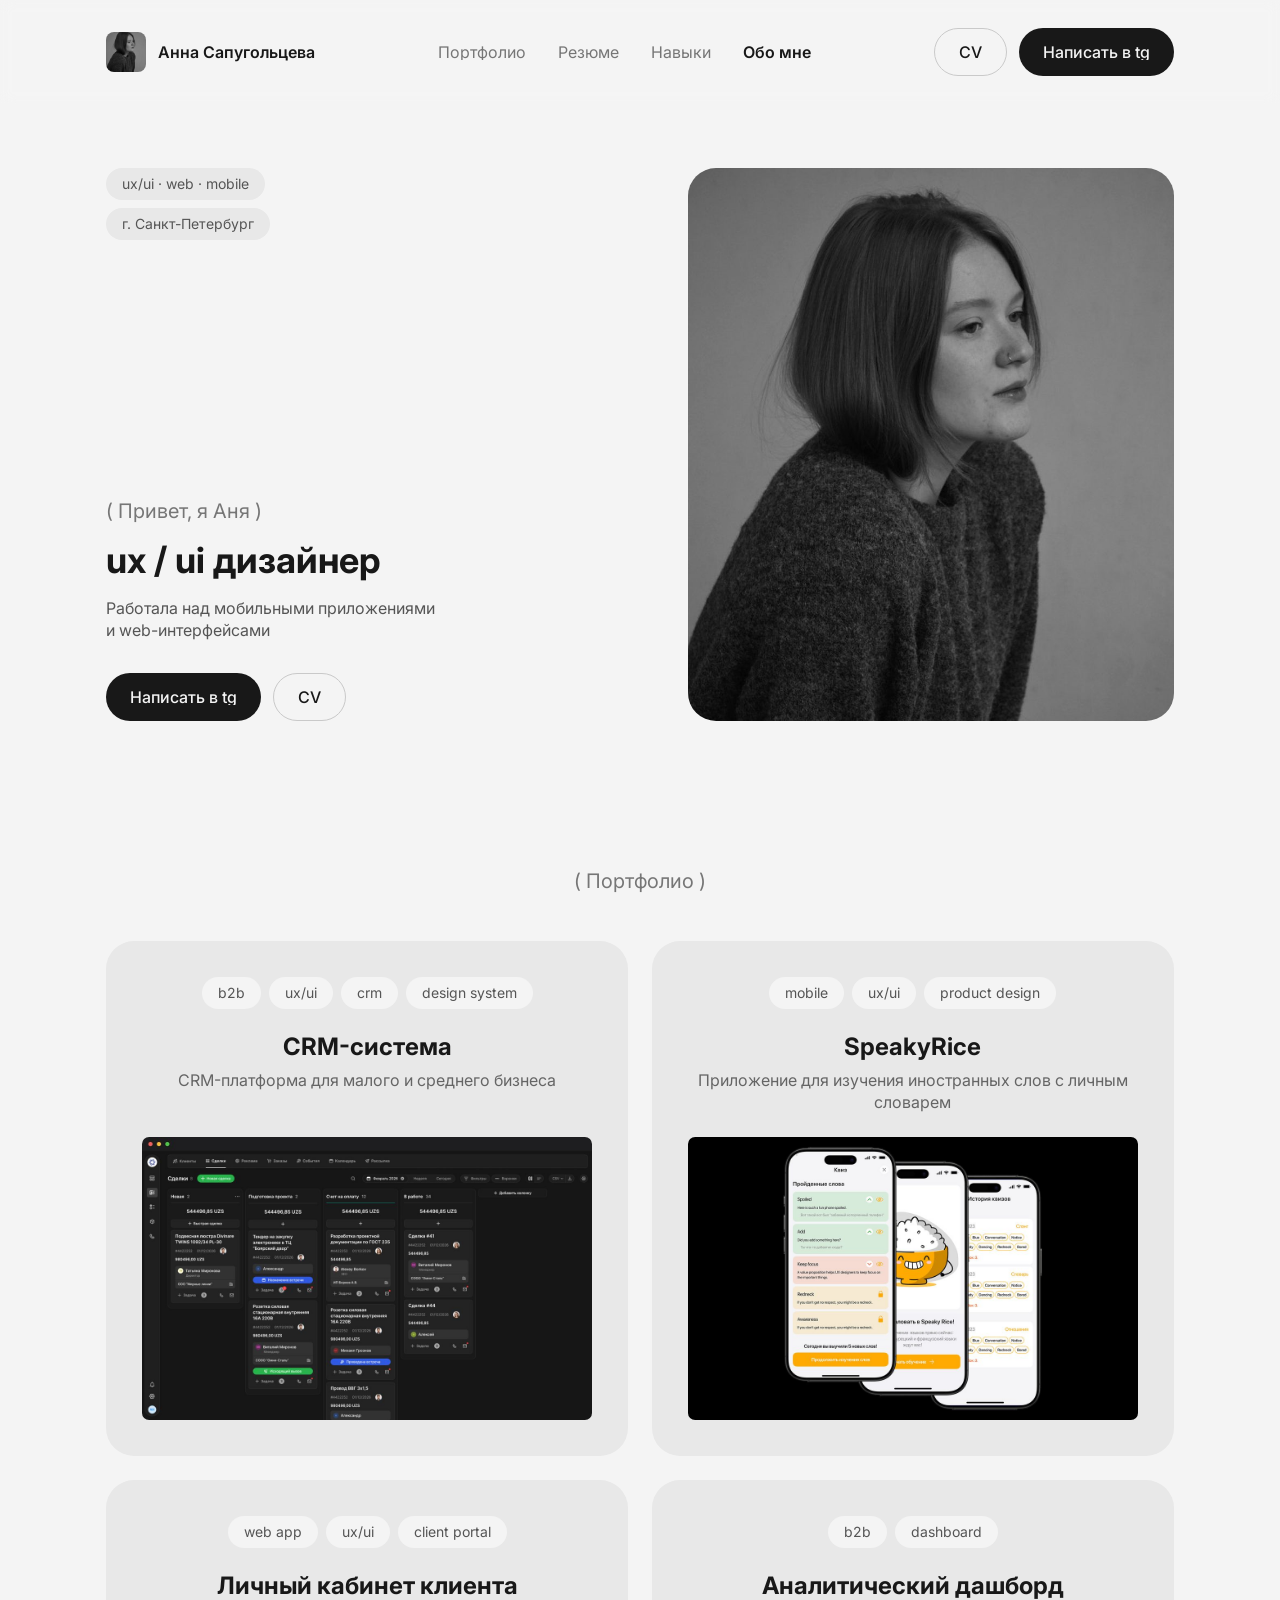
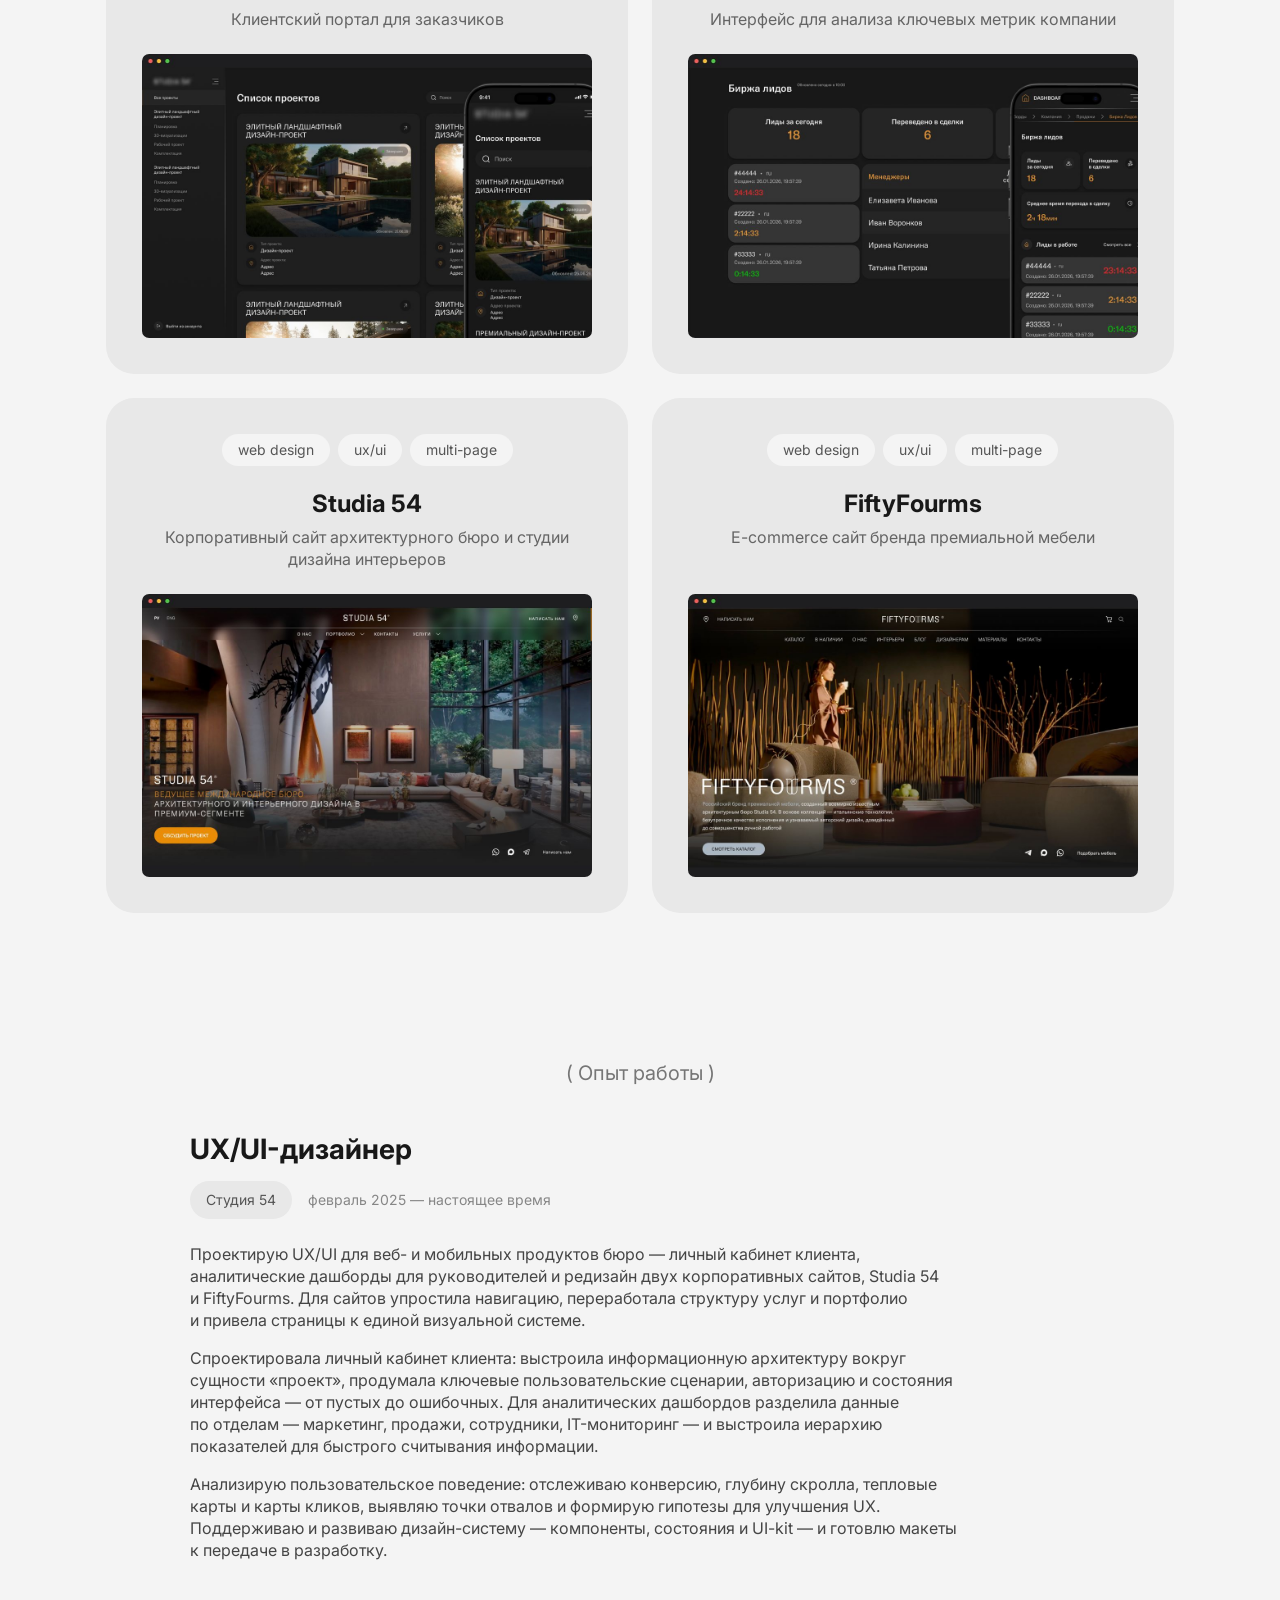
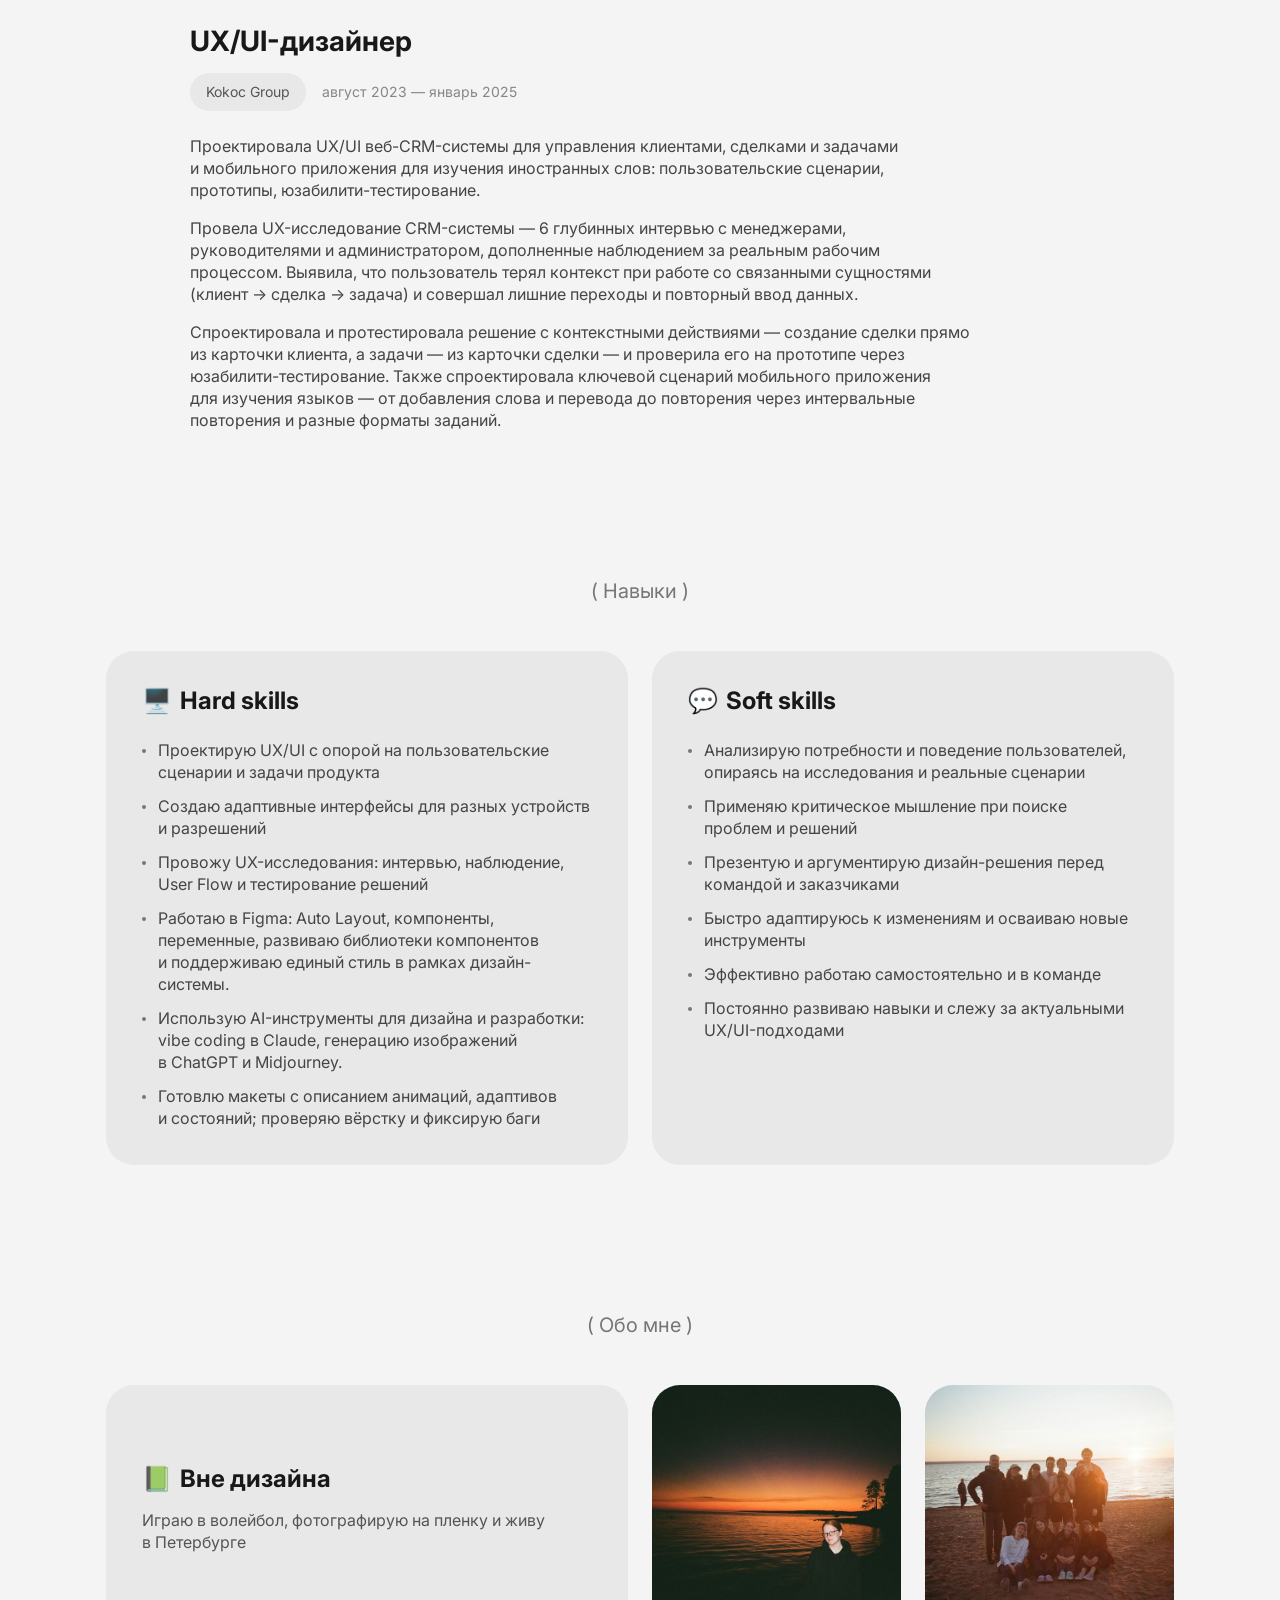
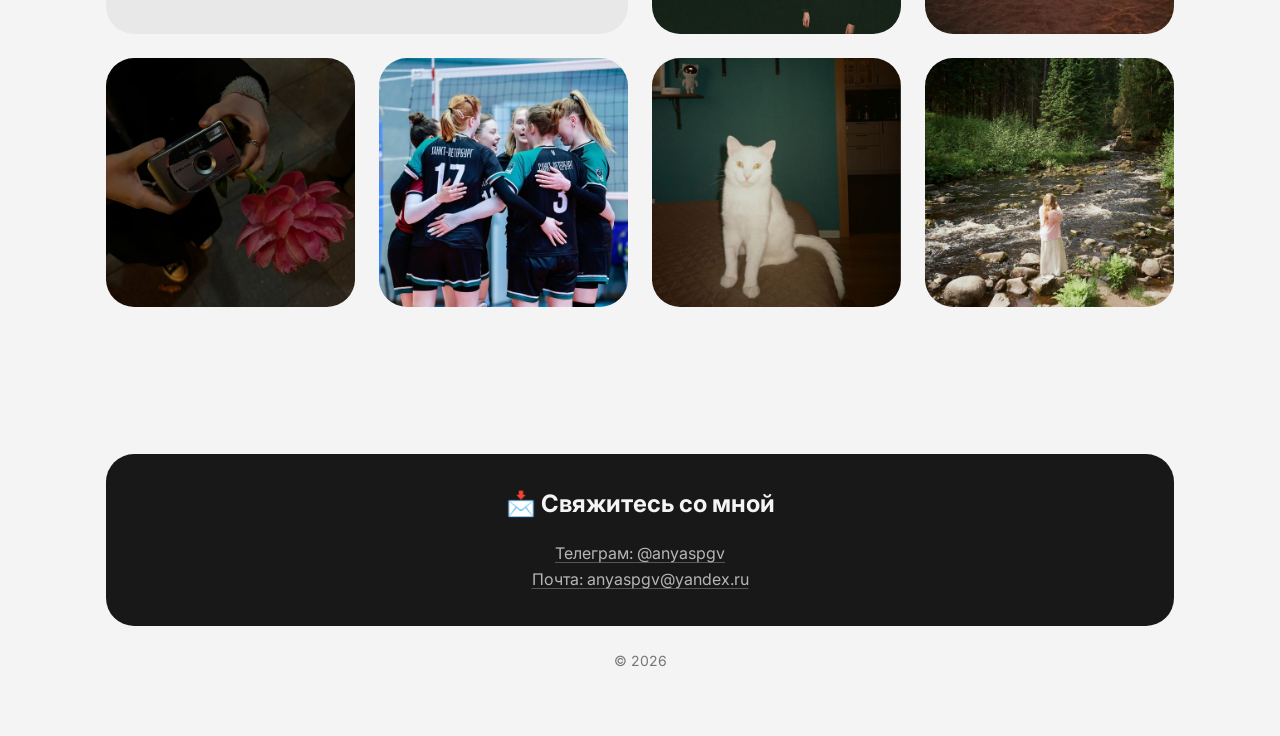
<file: index.html>
<!DOCTYPE html>
<html lang="ru">
<head>
<meta charset="UTF-8">
<meta name="viewport" content="width=device-width, initial-scale=1.0">
<title>Анна Сапугольцева — UX/UI-дизайнер</title>
<link rel="preconnect" href="https://fonts.googleapis.com">
<link rel="preconnect" href="https://fonts.gstatic.com" crossorigin>
<link href="https://fonts.googleapis.com/css2?family=Inter:wght@400;500;600;700&display=swap" rel="stylesheet">
<link rel="stylesheet" href="css/tokens.css">
<link rel="stylesheet" href="css/base.css">
<link rel="stylesheet" href="css/components.css">
<link rel="stylesheet" href="css/home.css">
<link rel="icon" type="image/jpeg" href="./assets/images/portrait.jpg" />
</head>
<body>

<header class="header">
  <div class="container header__inner">
    <a href="index.html" class="header__brand">
      <img class="header__avatar" src="assets/images/portrait.jpg" alt="Анна Сапугольцева">
      <span class="header__name">Анна Сапугольцева</span>
    </a>

    <nav class="header__nav">
      <a href="#portfolio" class="nav-link">Портфолио</a>
      <a href="#experience" class="nav-link">Резюме</a>
      <a href="#skills" class="nav-link">Навыки</a>
      <a href="#about" class="nav-link">Обо мне</a>
    </nav>

    <div class="header__actions">
      <a href="assets/files/Sapa-CV.pdf" class="btn btn--outline" target="_blank" rel="noopener">CV</a>
      <a href="https://t.me/anyaspgv" class="btn btn--primary" target="_blank" rel="noopener">Написать в tg</a>
    </div>

    <button class="header__burger" data-burger-open aria-label="Открыть меню">
      <svg viewBox="0 0 24 24" fill="none" stroke="currentColor" stroke-width="2" stroke-linecap="round"><line x1="3" y1="6" x2="21" y2="6"/><line x1="3" y1="12" x2="21" y2="12"/><line x1="3" y1="18" x2="21" y2="18"/></svg>
    </button>
  </div>
</header>

<div class="mobile-menu" data-mobile-menu>
  <div class="mobile-menu__top">
    <button class="mobile-menu__close" data-burger-close aria-label="Закрыть меню">
      <svg viewBox="0 0 24 24" fill="none" stroke="currentColor" stroke-width="2" stroke-linecap="round"><line x1="5" y1="5" x2="19" y2="19"/><line x1="19" y1="5" x2="5" y2="19"/></svg>
    </button>
  </div>
  <nav class="mobile-menu__nav">
    <a href="#portfolio" class="nav-link" data-burger-close>Портфолио</a>
    <a href="#experience" class="nav-link" data-burger-close>Резюме</a>
    <a href="#skills" class="nav-link" data-burger-close>Навыки</a>
    <a href="#about" class="nav-link" data-burger-close>Обо мне</a>
  </nav>
  <div class="mobile-menu__actions">
    <a href="https://t.me/anyaspgv" class="btn btn--primary" target="_blank" rel="noopener">Написать в tg</a>
    <a href="assets/files/Sapa-CV.pdf" class="btn btn--outline" target="_blank" rel="noopener">CV</a>
  </div>
</div>

<main>

  <!-- HERO -->
  <section class="section section--hero container hero">
    <div class="hero__col">
      <div class="hero__badges">
        <span class="badge">ux/ui · web · mobile</span>
        <span class="badge">г. Санкт-Петербург</span>
      </div>

      <div class="hero__body">
        <p class="hero__eyebrow">( Привет, я Аня )</p>
        <h1 class="hero__title">ux / ui дизайнер</h1>
        <p class="hero__subtitle">Работала над мобильными приложениями и web-интерфейсами</p>
        <div class="hero__actions">
          <a href="https://t.me/anyaspgv" class="btn btn--primary" target="_blank" rel="noopener">Написать в tg</a>
          <a href="assets/files/Sapa-CV.pdf" class="btn btn--outline" target="_blank" rel="noopener">CV</a>
        </div>
      </div>
    </div>

    <div class="hero__image">
      <img src="assets/images/portrait.jpg" alt="Портрет Анны Сапугольцевой">
    </div>
  </section>

  <!-- PORTFOLIO -->
  <section id="portfolio" class="section container">
    <p class="section-label">( Портфолио )</p>

    <div class="portfolio-grid">
      <a href="projects/crm.html" class="project-card">
        <div class="project-card__content">
<div class="project-card__tags">
          <span class="badge">b2b</span>
          <span class="badge">ux/ui</span>
          <span class="badge tag--extra">crm</span>
          <span class="badge tag--extra">design system</span>
          </div>
        <h3 class="project-card__title">CRM-система</h3>
        <p class="project-card__desc">CRM-платформа для малого и среднего бизнеса</p>
        </div>
        <div class="project-card__media">
          <img src="assets/images/proj-crm.jpg" alt="Превью проекта CRM-система">
        </div>
      </a>

      <a href="projects/speakyrice.html" class="project-card">
        <div class="project-card__content">
<div class="project-card__tags" data-mobile-limit>
          <span class="badge">mobile</span>
          <span class="badge">ux/ui</span>
          <span class="badge tag--extra">product design</span>
          </div>
        <h3 class="project-card__title">SpeakyRice</h3>
        <p class="project-card__desc">Приложение для изучения иностранных слов с личным словарем</p>
        </div>
        <div class="project-card__media">
          <img src="assets/images/proj-speakyrice.jpg" alt="Превью проекта SpeakyRice">
        </div>
      </a>

      <a href="projects/cabinet.html" class="project-card">
        <div class="project-card__content">
<div class="project-card__tags">
          <span class="badge">web app</span>
          <span class="badge">ux/ui</span>
          <span class="badge tag--extra">client portal</span>
          </div>
        <h3 class="project-card__title">Личный кабинет клиента</h3>
        <p class="project-card__desc">Клиентский портал для заказчиков</p>
        </div>
        <div class="project-card__media">
          <img src="assets/images/proj-cabinet.jpg" alt="Превью проекта Личный кабинет клиента">
        </div>
      </a>

      <a href="projects/dashboard.html" class="project-card">
        <div class="project-card__content">
<div class="project-card__tags" data-mobile-limit>
          <span class="badge">b2b</span>
          <span class="badge">dashboard</span>
          </div>
        <h3 class="project-card__title">Аналитический дашборд</h3>
        <p class="project-card__desc">Интерфейс для анализа ключевых метрик компании</p>
        </div>
        <div class="project-card__media">
          <img src="assets/images/proj-dashboard.jpg" alt="Превью проекта Аналитический дашборд">
        </div>
      </a>

      <a href="projects/studia54.html" class="project-card">
        <div class="project-card__content">
<div class="project-card__tags" data-mobile-limit>
          <span class="badge">web design</span>
          <span class="badge">ux/ui</span>
          <span class="badge tag--extra">multi-page</span>
          </div>
        <h3 class="project-card__title">Studia 54</h3>
        <p class="project-card__desc">Корпоративный сайт архитектурного бюро и студии дизайна интерьеров</p>
        </div>
        <div class="project-card__media">
          <img src="assets/images/proj-studia54.jpg" alt="Превью проекта Studia 54">
        </div>
      </a>

      <a href="projects/fiftyfourms.html" class="project-card">
        <div class="project-card__content">
<div class="project-card__tags" data-mobile-limit>
          <span class="badge">web design</span>
          <span class="badge">ux/ui</span>
          <span class="badge tag--extra">multi-page</span>
          </div>
        <h3 class="project-card__title">FiftyFourms</h3>
        <p class="project-card__desc">E-commerce сайт бренда премиальной мебели</p>
        </div>
        <div class="project-card__media">
          <img src="assets/images/proj-fiftyfourms.jpg" alt="Превью проекта FiftyFourms">
        </div>
      </a>
    </div>
  </section>

  <!-- EXPERIENCE -->
  <section id="experience" class="section container">
    <p class="section-label">( Опыт работы )</p>

    <div class="experience-list">

      <article class="experience-item">
        <h3 class="experience-item__title">UX/UI-дизайнер</h3>
        <div class="experience-item__meta">
          <span class="experience-item__company">Студия 54</span>
          <span class="experience-item__dates">февраль 2025 — настоящее время</span>
        </div>
        <div class="experience-item__body">
          <p>Проектирую UX/UI для веб- и мобильных продуктов бюро — личный кабинет клиента, аналитические дашборды для руководителей и редизайн двух корпоративных сайтов, Studia 54 и FiftyFourms. Для сайтов упростила навигацию, переработала структуру услуг и портфолио и привела страницы к единой визуальной системе.</p>
          <p>Спроектировала личный кабинет клиента: выстроила информационную архитектуру вокруг сущности «проект», продумала ключевые пользовательские сценарии, авторизацию и состояния интерфейса — от пустых до ошибочных. Для аналитических дашбордов разделила данные по отделам — маркетинг, продажи, сотрудники, IT-мониторинг — и выстроила иерархию показателей для быстрого считывания информации.</p>
          <p>Анализирую пользовательское поведение: отслеживаю конверсию, глубину скролла, тепловые карты и карты кликов, выявляю точки отвалов и формирую гипотезы для улучшения UX. Поддерживаю и развиваю дизайн-систему — компоненты, состояния и UI-kit — и готовлю макеты к передаче в разработку.</p>
        </div>
      </article>

      <article class="experience-item">
        <h3 class="experience-item__title">UX/UI-дизайнер</h3>
        <div class="experience-item__meta">
          <span class="experience-item__company">Kokoc Group</span>
          <span class="experience-item__dates">август 2023 — январь 2025</span>
        </div>
        <div class="experience-item__body">
          <p>Проектировала UX/UI веб-CRM-системы для управления клиентами, сделками и задачами и мобильного приложения для изучения иностранных слов: пользовательские сценарии, прототипы, юзабилити-тестирование.</p>
          <p>Провела UX-исследование CRM-системы — 6 глубинных интервью с менеджерами, руководителями и администратором, дополненные наблюдением за реальным рабочим процессом. Выявила, что пользователь терял контекст при работе со связанными сущностями (клиент → сделка → задача) и совершал лишние переходы и повторный ввод данных.</p>
          <p>Спроектировала и протестировала решение с контекстными действиями — создание сделки прямо из карточки клиента, а задачи — из карточки сделки — и проверила его на прототипе через юзабилити-тестирование. Также спроектировала ключевой сценарий мобильного приложения для изучения языков — от добавления слова и перевода до повторения через интервальные повторения и разные форматы заданий.</p>
        </div>
      </article>


    </div>
  </section>

  <!-- SKILLS -->
  <section id="skills" class="section container">
    <p class="section-label">( Навыки )</p>

    <div class="skills-grid">
      <div class="surface-card">
        <h3 class="skills-card__title"><span>🖥️</span> Hard skills</h3>
        <ul class="skills-card__list">
          <li>Проектирую UX/UI с опорой на пользовательские сценарии и задачи продукта</li>
          <li>Создаю адаптивные интерфейсы для разных устройств и разрешений</li>
          <li>Провожу UX-исследования: интервью, наблюдение, User Flow и тестирование решений</li>
          <li>Работаю в Figma: Auto Layout, компоненты, переменные, развиваю библиотеки компонентов и поддерживаю единый стиль в рамках дизайн-системы.</li>
          <li>Использую AI-инструменты для дизайна и разработки: vibe coding в Claude, генерацию изображений в ChatGPT и Midjourney.</li>
          <li>Готовлю макеты с описанием анимаций, адаптивов и состояний; проверяю вёрстку и фиксирую баги</li>
        </ul>
      </div>

      <div class="surface-card">
        <h3 class="skills-card__title"><span>💬</span> Soft skills</h3>
        <ul class="skills-card__list">
          <li>Анализирую потребности и поведение пользователей, опираясь на исследования и реальные сценарии</li>
          <li>Применяю критическое мышление при поиске проблем и решений</li>
          <li>Презентую и аргументирую дизайн-решения перед командой и заказчиками</li>
          <li>Быстро адаптируюсь к изменениям и осваиваю новые инструменты</li>
          <li>Эффективно работаю самостоятельно и в команде</li>
          <li>Постоянно развиваю навыки и слежу за актуальными UX/UI-подходами</li>
        </ul>
      </div>
    </div>
  </section>

  <!-- ABOUT -->
  <section id="about" class="section container">
    <p class="section-label">( Обо мне )</p>

    <div class="about-grid">
      <div class="about-grid__text">
        <div class="surface-card">
          <h3 class="about-grid__title"><span>📗</span> Вне дизайна</h3>
          <p class="about-grid__desc">Играю в волейбол, фотографирую на пленку и живу в Петербурге</p>
        </div>
      </div>

      <div class="media media--sunset">
        <img src="assets/images/about-sunset.jpg" alt="Закат на берегу озера">
      </div>
      <div class="media media--beach media--hidden-mobile">
        <img src="assets/images/about-beach-group.jpg" alt="Друзья на пляже на закате">
      </div>

      <div class="media media--camera">
        <img src="assets/images/about-camera.jpg" alt="Плёночный фотоаппарат и цветок">
      </div>
      <div class="media media--volleyball">
        <img src="assets/images/about-volleyball.jpg" alt="Волейбольная команда">
      </div>
      <div class="media media--cat media--hidden-mobile">
        <img src="assets/images/about-cat.jpg" alt="Белый кот">
      </div>
      <div class="media media--forest">
        <img src="assets/images/about-forest.jpg" alt="Прогулка у лесной реки">
      </div>
    </div>
  </section>

</main>

<footer class="site-footer container">
  <div class="footer-card">
    <h2 class="footer-card__title">📩 Свяжитесь со мной</h2>
    <p class="footer-card__row"><a href="https://t.me/anyaspgv" target="_blank" rel="noopener">Телеграм: @anyaspgv</a></p>
    <p class="footer-card__row"><a href="mailto:anyaspgv@yandex.ru" target="_blank" rel="noopener">Почта: anyaspgv@yandex.ru</a></p>
  </div>
  <p class="site-footer__copy">© 2026</p>
</footer>

<button class="scroll-top" data-scroll-top aria-label="Наверх">
  <svg viewBox="0 0 24 24" fill="none" stroke="white" stroke-width="2" stroke-linecap="round" stroke-linejoin="round"><polyline points="6 15 12 9 18 15"/></svg>
</button>

<script src="js/main.js"></script>
</body>
</html>
</file>
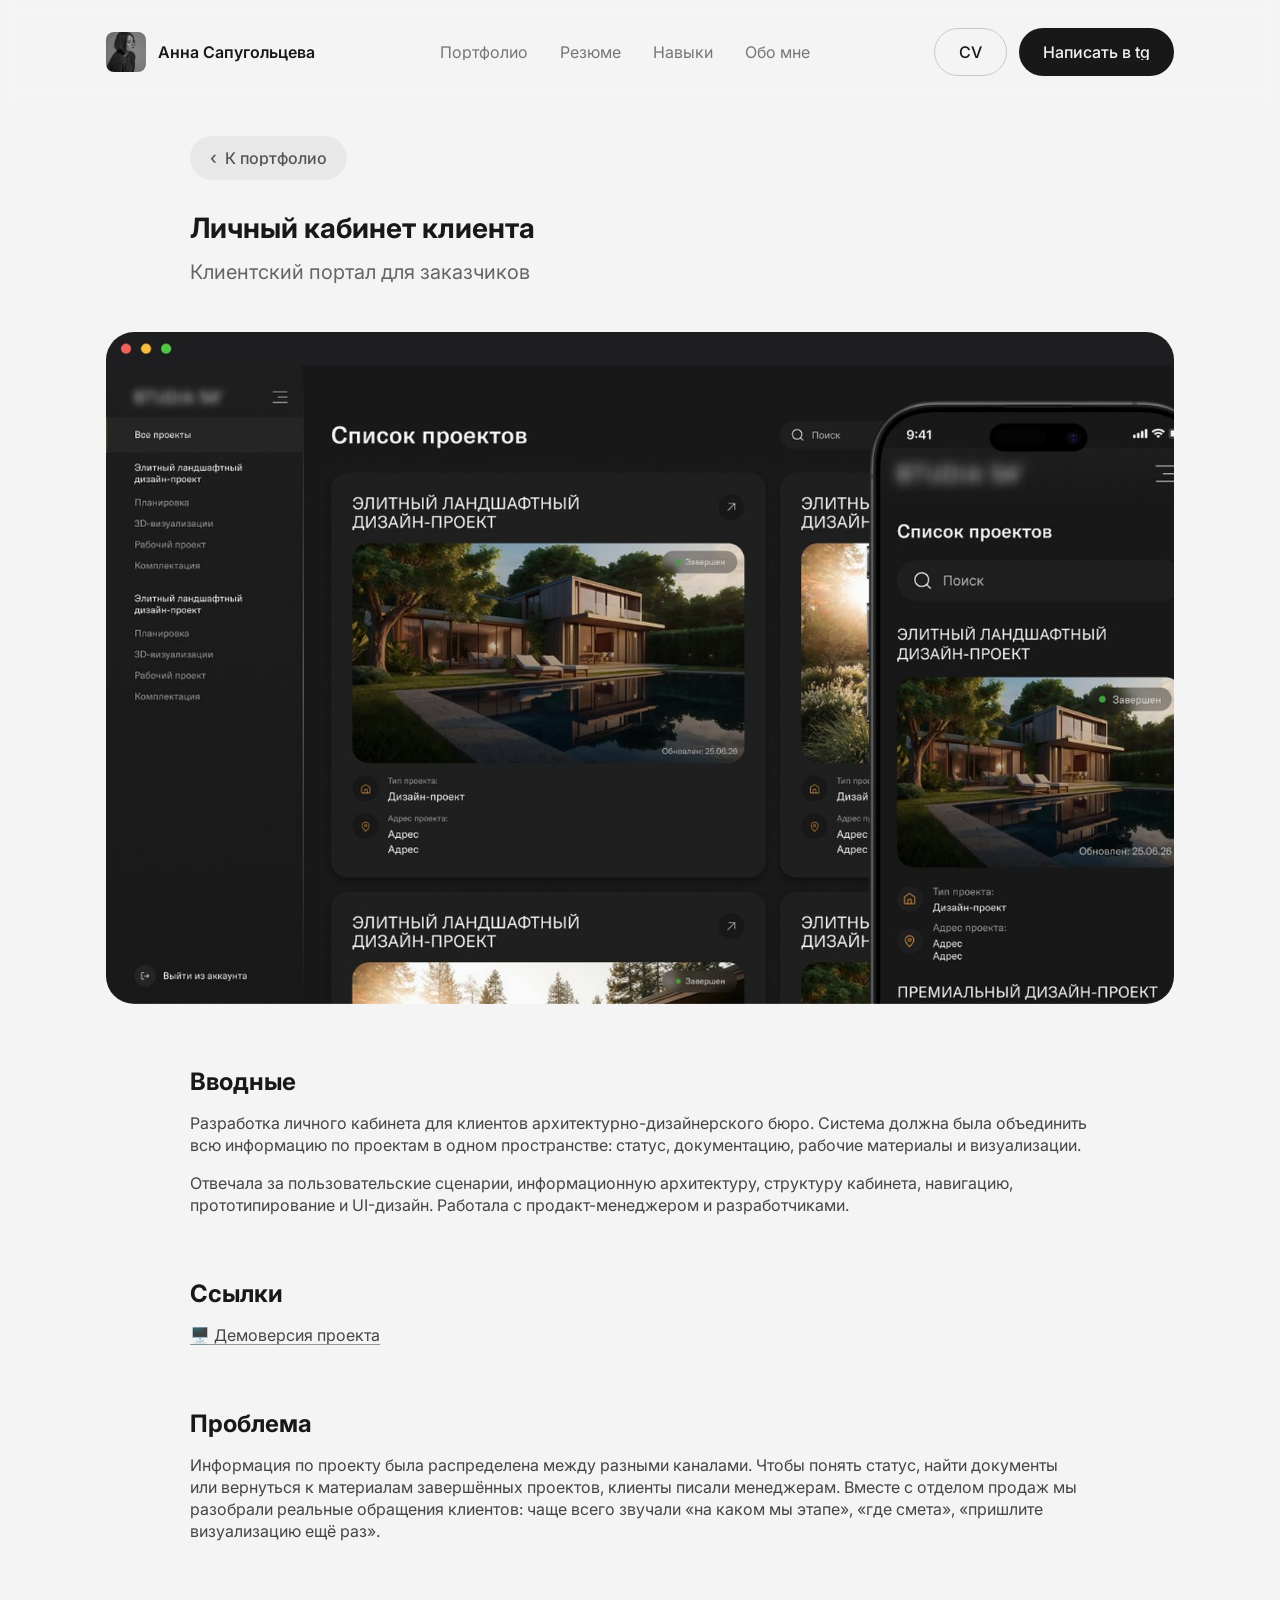
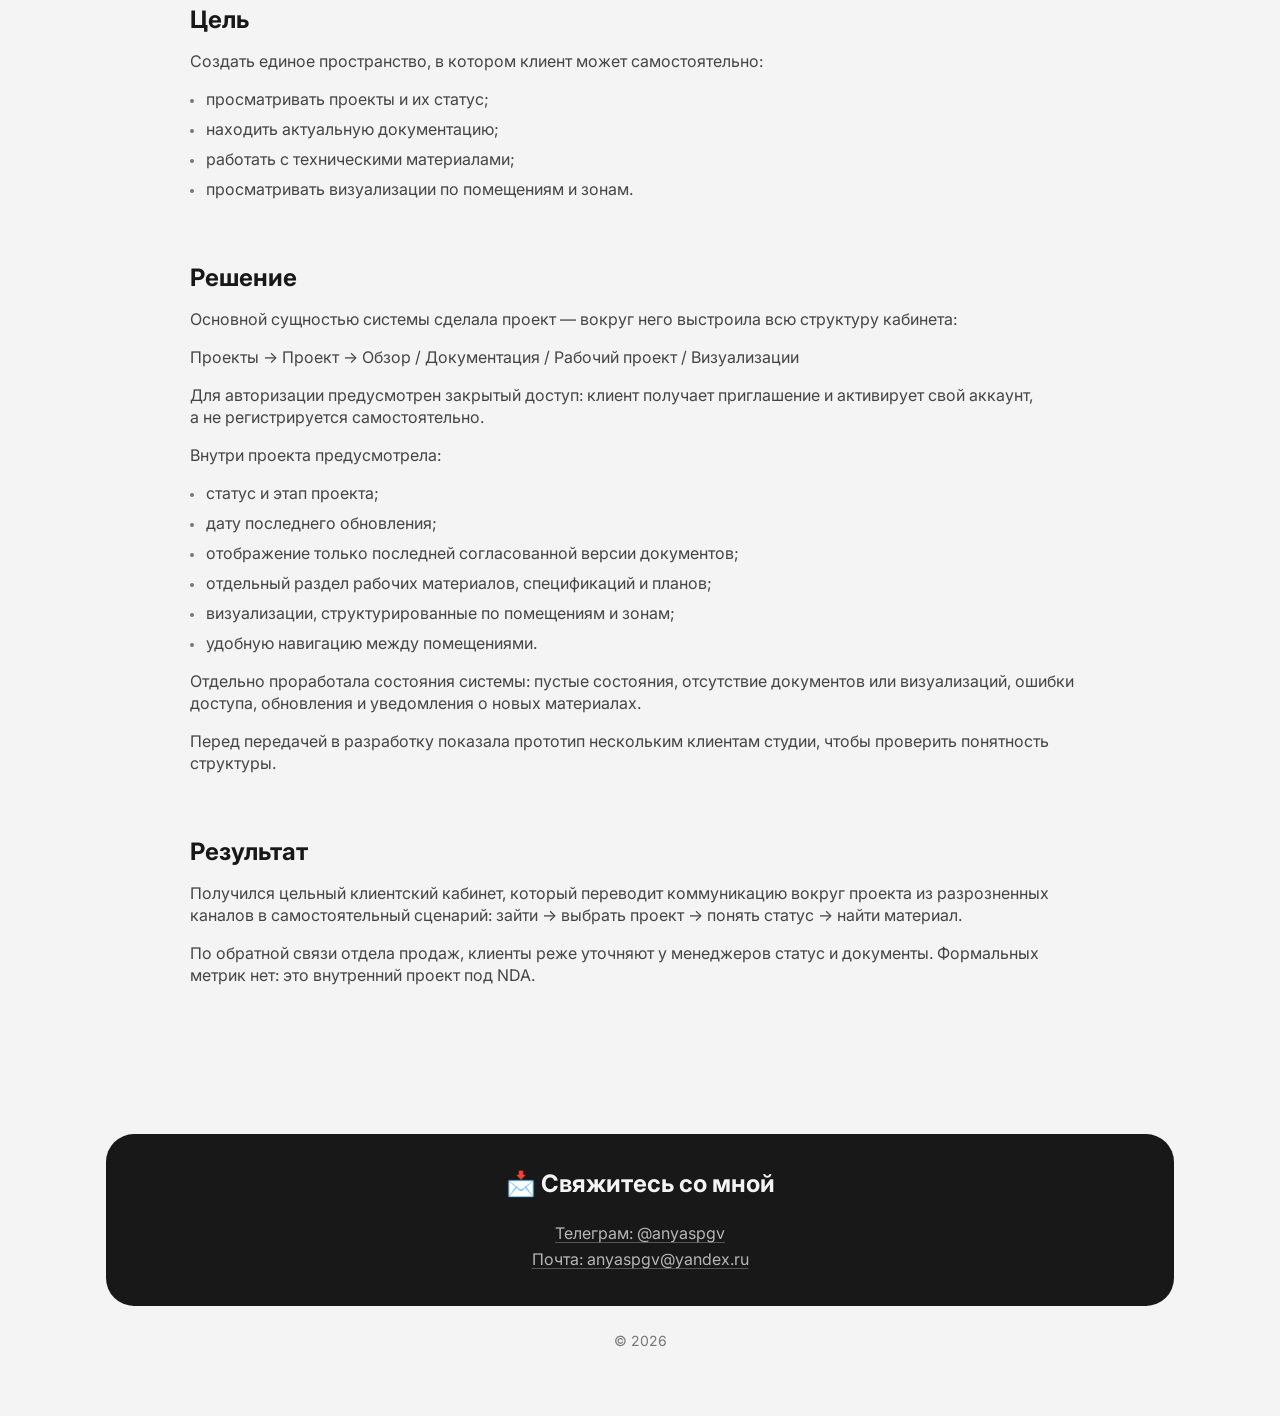
<file: projects/cabinet.html>
<!DOCTYPE html>
<html lang="ru">
<head>
<meta charset="UTF-8">
<meta name="viewport" content="width=device-width, initial-scale=1.0">
<title>Личный кабинет клиента — Анна Сапугольцева</title>
<link rel="preconnect" href="https://fonts.googleapis.com">
<link rel="preconnect" href="https://fonts.gstatic.com" crossorigin>
<link href="https://fonts.googleapis.com/css2?family=Inter:wght@400;500;600;700&display=swap" rel="stylesheet">
<link rel="stylesheet" href="../css/tokens.css">
<link rel="stylesheet" href="../css/base.css">
<link rel="stylesheet" href="../css/components.css">
<link rel="stylesheet" href="../css/project.css">
</head>
<body>

<header class="header">
  <div class="container header__inner">
    <a href="../index.html" class="header__brand">
      <img class="header__avatar" src="../assets/images/portrait.jpg" alt="Анна Сапугольцева">
      <span class="header__name">Анна Сапугольцева</span>
    </a>

    <nav class="header__nav">
      <a href="../index.html#portfolio" class="nav-link">Портфолио</a>
      <a href="../index.html#experience" class="nav-link">Резюме</a>
      <a href="../index.html#skills" class="nav-link">Навыки</a>
      <a href="../index.html#about" class="nav-link">Обо мне</a>
    </nav>

    <div class="header__actions">
      <a href="../assets/files/Sapa-CV.pdf" class="btn btn--outline" target="_blank" rel="noopener">CV</a>
      <a href="https://t.me/anyaspgv" class="btn btn--primary" target="_blank" rel="noopener">Написать в tg</a>
    </div>

    <button class="header__burger" data-burger-open aria-label="Открыть меню">
      <svg viewBox="0 0 24 24" fill="none" stroke="currentColor" stroke-width="2" stroke-linecap="round"><line x1="3" y1="6" x2="21" y2="6"/><line x1="3" y1="12" x2="21" y2="12"/><line x1="3" y1="18" x2="21" y2="18"/></svg>
    </button>
  </div>
</header>

<div class="mobile-menu" data-mobile-menu>
  <div class="mobile-menu__top">
    <button class="mobile-menu__close" data-burger-close aria-label="Закрыть меню">
      <svg viewBox="0 0 24 24" fill="none" stroke="currentColor" stroke-width="2" stroke-linecap="round"><line x1="5" y1="5" x2="19" y2="19"/><line x1="19" y1="5" x2="5" y2="19"/></svg>
    </button>
  </div>
  <nav class="mobile-menu__nav">
    <a href="../index.html#portfolio" class="nav-link" data-burger-close>Портфолио</a>
    <a href="../index.html#experience" class="nav-link" data-burger-close>Резюме</a>
    <a href="../index.html#skills" class="nav-link" data-burger-close>Навыки</a>
    <a href="../index.html#about" class="nav-link" data-burger-close>Обо мне</a>
  </nav>
  <div class="mobile-menu__actions">
    <a href="https://t.me/anyaspgv" class="btn btn--primary" target="_blank" rel="noopener">Написать в tg</a>
    <a href="../assets/files/Sapa-CV.pdf" class="btn btn--outline" target="_blank" rel="noopener">CV</a>
  </div>
</div>

  <section class="section project-hero container">
    <div class="content-narrow">
      <a href="../index.html#portfolio" class="btn btn--back"><span class="btn__icon">&lsaquo;</span> К портфолио</a>

      <h1 class="project-hero__title">Личный кабинет клиента</h1>
      <p class="project-hero__desc">Клиентский портал для заказчиков</p>

    </div>

    <div class="project-hero__media">
      <img src="../assets/images/proj-cabinet-hero.jpg" alt="Превью проекта Личный кабинет клиента">
    </div>
  </section>

  <section class="project-content container">
    <div class="project-body content-narrow">
      <div class="project-block">
        <h2 class="project-block__title">Вводные</h2>
        <div class="project-block__text">
          <p>Разработка личного кабинета для клиентов архитектурно-дизайнерского бюро. Система должна была объединить всю информацию по проектам в одном пространстве: статус, документацию, рабочие материалы и визуализации.</p>
          <p>Отвечала за пользовательские сценарии, информационную архитектуру, структуру кабинета, навигацию, прототипирование и UI-дизайн. Работала с продакт-менеджером и разработчиками.</p>
        </div>
      </div>
      <div class="project-block">
        <h2 class="project-block__title">Ссылки</h2>
        <div class="project-links">
          <a href="https://www.figma.com/design/nWoVKx4mz9l7ccIenGUACo/%D0%9B%D0%B8%D1%87%D0%BD%D1%8B%D0%B9-%D0%BA%D0%B0%D0%B1%D0%B8%D0%BD%D0%B5%D1%82-%D0%BA%D0%BB%D0%B8%D0%B5%D0%BD%D1%82%D0%B0?node-id=0-1&amp;t=VLfHe71DDV4duxA8-1" target="_blank" rel="noopener">🖥️ Демоверсия проекта</a>
        </div>
      </div>
      <div class="project-block">
        <h2 class="project-block__title">Проблема</h2>
        <div class="project-block__text">
          <p>Информация по проекту была распределена между разными каналами. Чтобы понять статус, найти документы или вернуться к материалам завершённых проектов, клиенты писали менеджерам. Вместе с отделом продаж мы разобрали реальные обращения клиентов: чаще всего звучали «на каком мы этапе», «где смета», «пришлите визуализацию ещё раз».</p>
        </div>
      </div>
      <div class="project-block">
        <h2 class="project-block__title">Цель</h2>
        <div class="project-block__text">
          <p>Создать единое пространство, в котором клиент может самостоятельно:</p>
          <ul class="project-block__list">
            <li>просматривать проекты и их статус;</li>
            <li>находить актуальную документацию;</li>
            <li>работать с техническими материалами;</li>
            <li>просматривать визуализации по помещениям и зонам.</li>
          </ul>
        </div>
      </div>
      <div class="project-block">
        <h2 class="project-block__title">Решение</h2>
        <div class="project-block__text">
          <p>Основной сущностью системы сделала проект — вокруг него выстроила всю структуру кабинета:</p>
          <p>Проекты → Проект → Обзор / Документация / Рабочий проект / Визуализации</p>
          <p>Для авторизации предусмотрен закрытый доступ: клиент получает приглашение и активирует свой аккаунт, а не регистрируется самостоятельно.</p>
          <p>Внутри проекта предусмотрела:</p>
          <ul class="project-block__list">
            <li>статус и этап проекта;</li>
            <li>дату последнего обновления;</li>
            <li>отображение только последней согласованной версии документов;</li>
            <li>отдельный раздел рабочих материалов, спецификаций и планов;</li>
            <li>визуализации, структурированные по помещениям и зонам;</li>
            <li>удобную навигацию между помещениями.</li>
          </ul>
          <p>Отдельно проработала состояния системы: пустые состояния, отсутствие документов или визуализаций, ошибки доступа, обновления и уведомления о новых материалах.</p>
          <p>Перед передачей в разработку показала прототип нескольким клиентам студии, чтобы проверить понятность структуры.</p>
        </div>
      </div>
      <div class="project-block">
        <h2 class="project-block__title">Результат</h2>
        <div class="project-block__text">
          <p>Получился цельный клиентский кабинет, который переводит коммуникацию вокруг проекта из разрозненных каналов в самостоятельный сценарий: зайти → выбрать проект → понять статус → найти материал.</p>
          <p>По обратной связи отдела продаж, клиенты реже уточняют у менеджеров статус и документы. Формальных метрик нет: это внутренний проект под NDA.</p>
        </div>
      </div>

    </div>
  </section>

<footer class="site-footer container">
  <div class="footer-card">
    <h2 class="footer-card__title">📩 Свяжитесь со мной</h2>
    <p class="footer-card__row"><a href="https://t.me/anyaspgv" target="_blank" rel="noopener">Телеграм: @anyaspgv</a></p>
    <p class="footer-card__row"><a href="mailto:anyaspgv@yandex.ru" target="_blank" rel="noopener">Почта: anyaspgv@yandex.ru</a></p>
  </div>
  <p class="site-footer__copy">© 2026</p>
</footer>

<button class="scroll-top" data-scroll-top aria-label="Наверх">
  <svg viewBox="0 0 24 24" fill="none" stroke="white" stroke-width="2" stroke-linecap="round" stroke-linejoin="round"><polyline points="6 15 12 9 18 15"/></svg>
</button>

<script src="../js/main.js"></script>
</body>
</html>
</file>
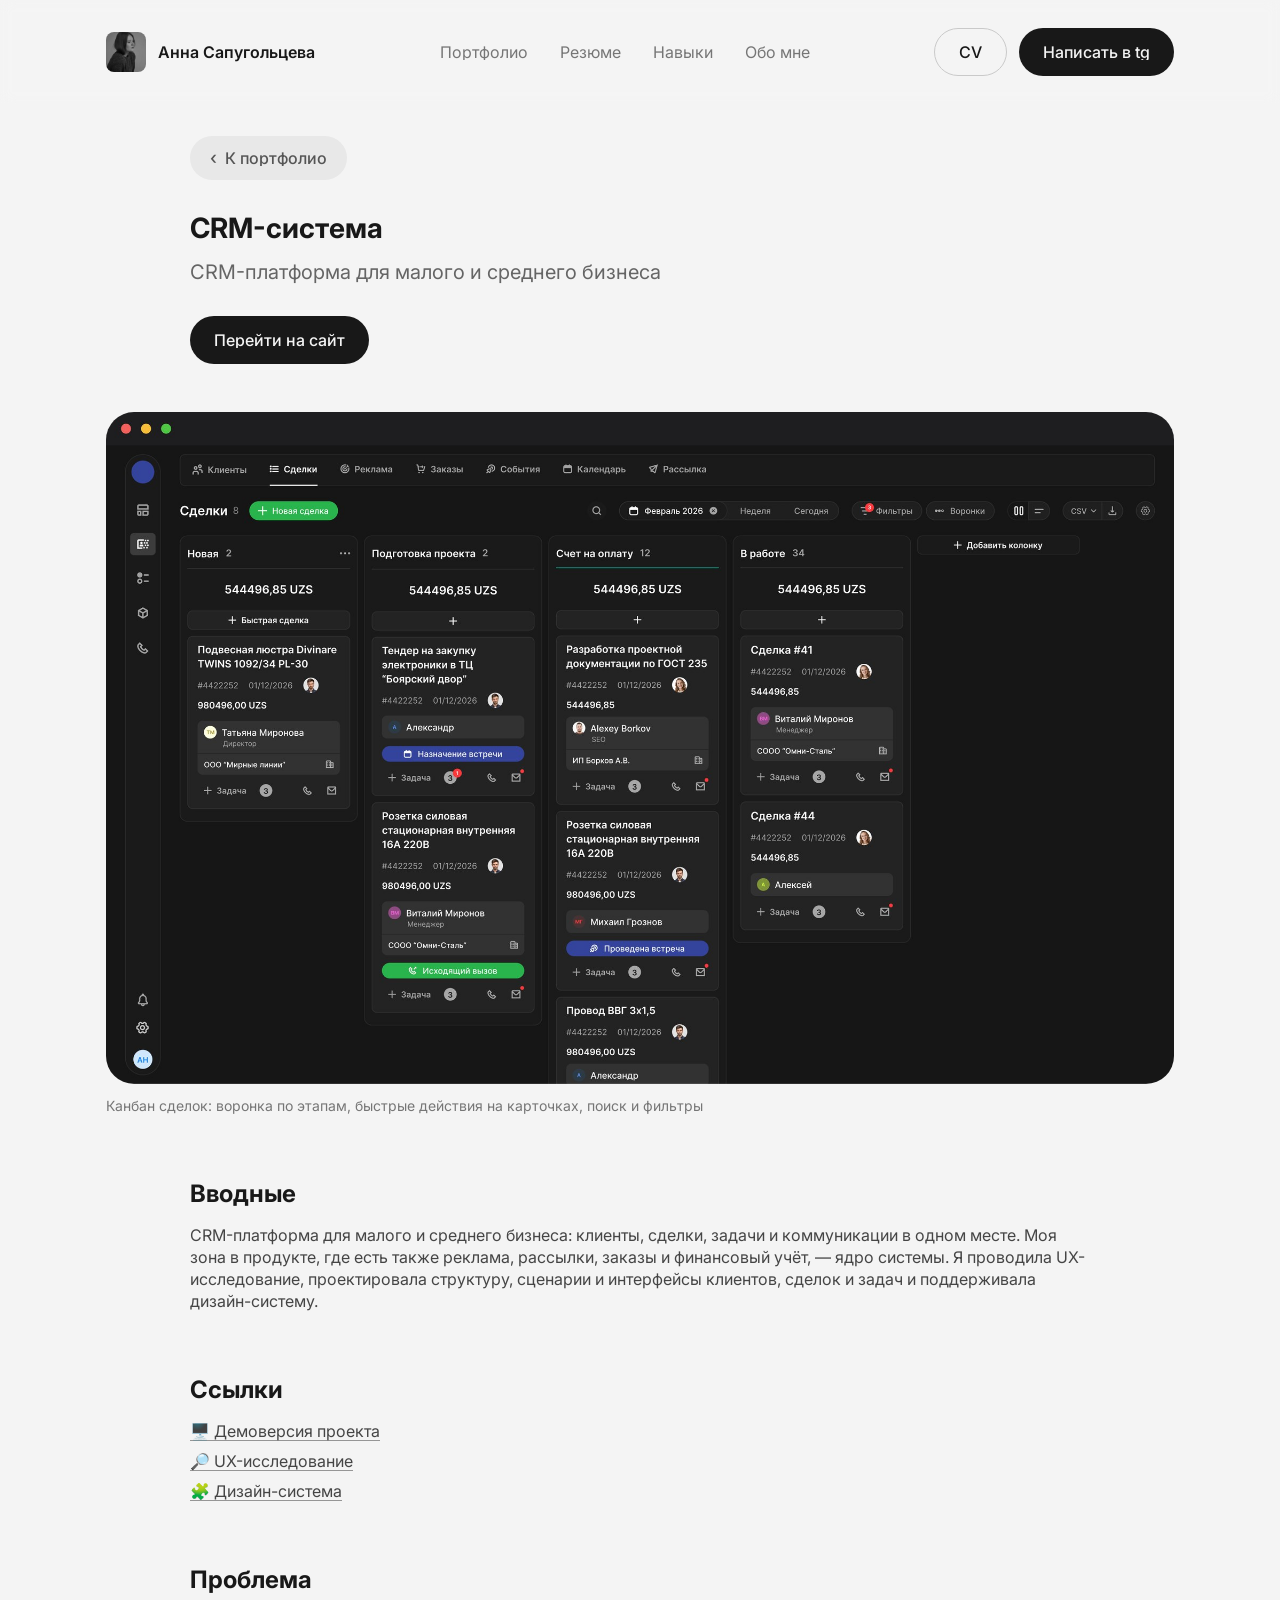
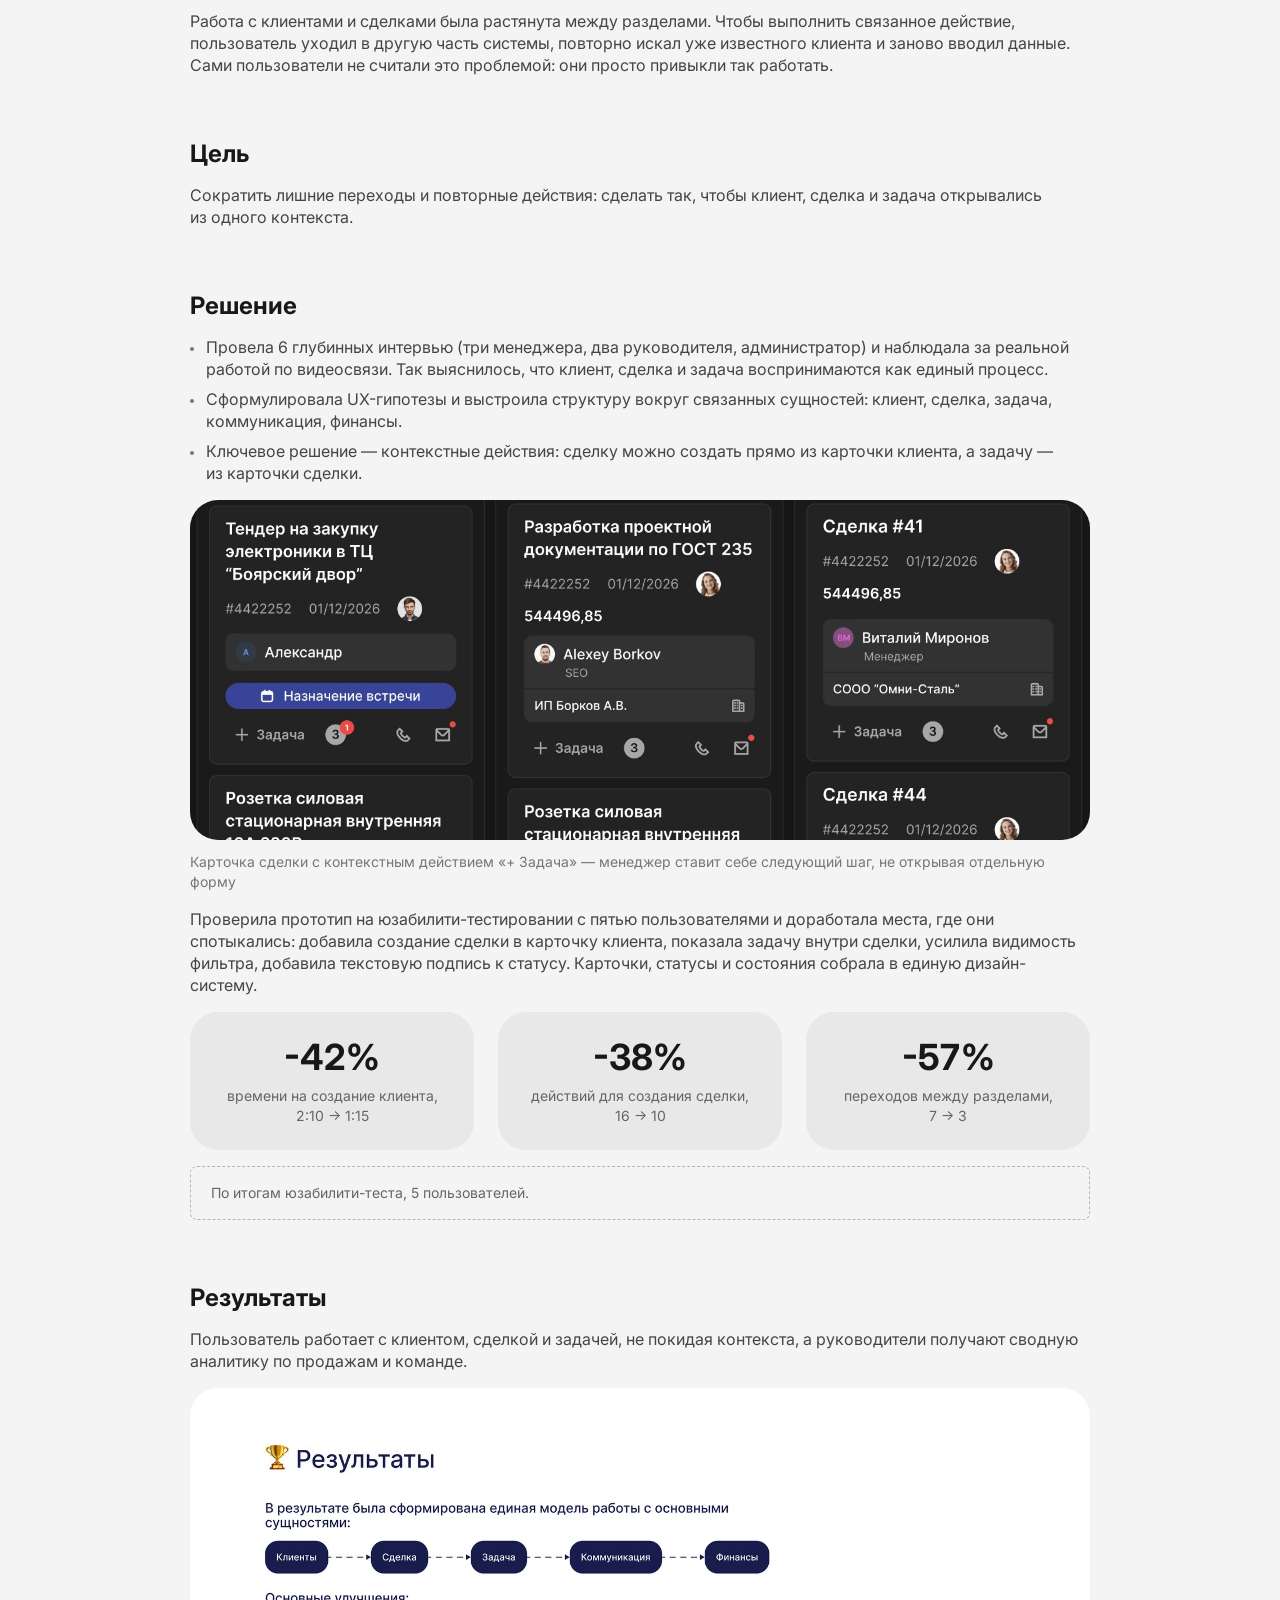
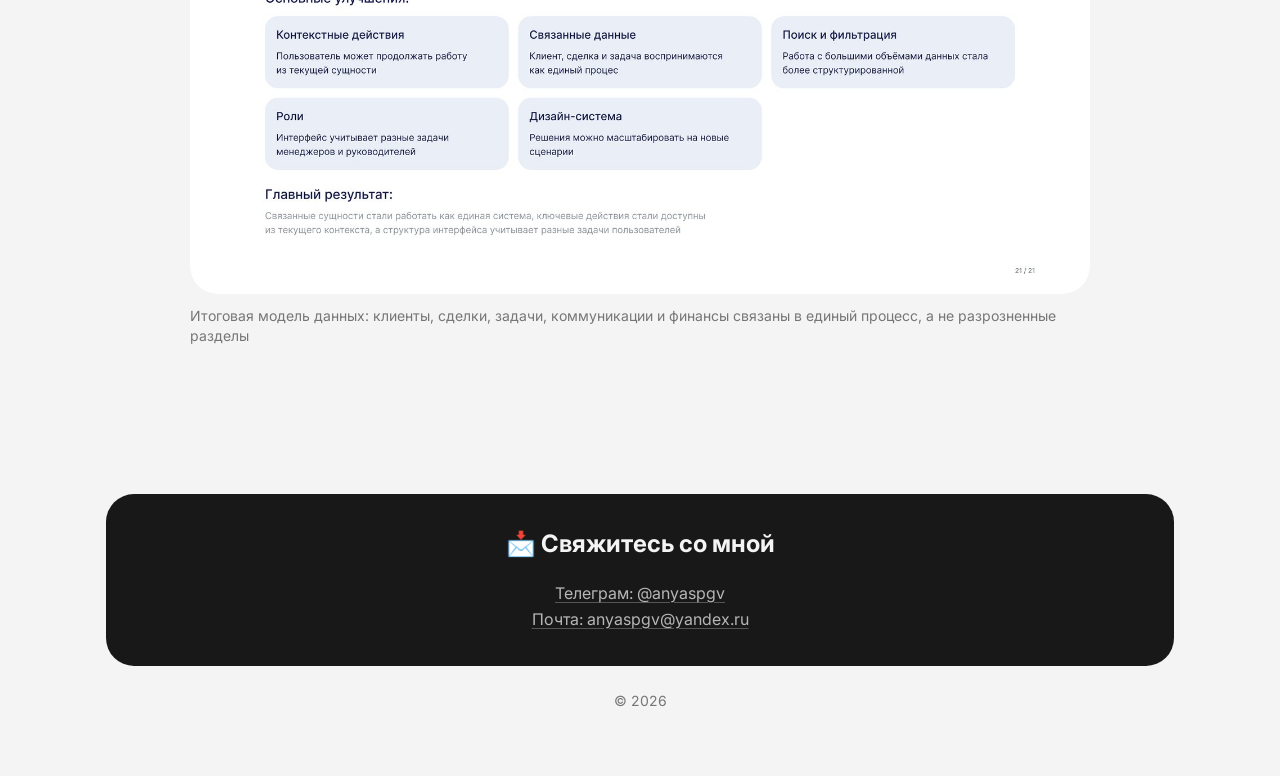
<file: projects/crm.html>
<!DOCTYPE html>
<html lang="ru">
<head>
<meta charset="UTF-8">
<meta name="viewport" content="width=device-width, initial-scale=1.0">
<title>CRM-система — Анна Сапугольцева</title>
<link rel="preconnect" href="https://fonts.googleapis.com">
<link rel="preconnect" href="https://fonts.gstatic.com" crossorigin>
<link href="https://fonts.googleapis.com/css2?family=Inter:wght@400;500;600;700&display=swap" rel="stylesheet">
<link rel="stylesheet" href="../css/tokens.css">
<link rel="stylesheet" href="../css/base.css">
<link rel="stylesheet" href="../css/components.css">
<link rel="stylesheet" href="../css/project.css">
</head>
<body>

<header class="header">
  <div class="container header__inner">
    <a href="../index.html" class="header__brand">
      <img class="header__avatar" src="../assets/images/portrait.jpg" alt="Анна Сапугольцева">
      <span class="header__name">Анна Сапугольцева</span>
    </a>

    <nav class="header__nav">
      <a href="../index.html#portfolio" class="nav-link">Портфолио</a>
      <a href="../index.html#experience" class="nav-link">Резюме</a>
      <a href="../index.html#skills" class="nav-link">Навыки</a>
      <a href="../index.html#about" class="nav-link">Обо мне</a>
    </nav>

    <div class="header__actions">
      <a href="../assets/files/Sapa-CV.pdf" class="btn btn--outline" target="_blank" rel="noopener">CV</a>
      <a href="https://t.me/anyaspgv" class="btn btn--primary" target="_blank" rel="noopener">Написать в tg</a>
    </div>

    <button class="header__burger" data-burger-open aria-label="Открыть меню">
      <svg viewBox="0 0 24 24" fill="none" stroke="currentColor" stroke-width="2" stroke-linecap="round"><line x1="3" y1="6" x2="21" y2="6"/><line x1="3" y1="12" x2="21" y2="12"/><line x1="3" y1="18" x2="21" y2="18"/></svg>
    </button>
  </div>
</header>

<div class="mobile-menu" data-mobile-menu>
  <div class="mobile-menu__top">
    <button class="mobile-menu__close" data-burger-close aria-label="Закрыть меню">
      <svg viewBox="0 0 24 24" fill="none" stroke="currentColor" stroke-width="2" stroke-linecap="round"><line x1="5" y1="5" x2="19" y2="19"/><line x1="19" y1="5" x2="5" y2="19"/></svg>
    </button>
  </div>
  <nav class="mobile-menu__nav">
    <a href="../index.html#portfolio" class="nav-link" data-burger-close>Портфолио</a>
    <a href="../index.html#experience" class="nav-link" data-burger-close>Резюме</a>
    <a href="../index.html#skills" class="nav-link" data-burger-close>Навыки</a>
    <a href="../index.html#about" class="nav-link" data-burger-close>Обо мне</a>
  </nav>
  <div class="mobile-menu__actions">
    <a href="https://t.me/anyaspgv" class="btn btn--primary" target="_blank" rel="noopener">Написать в tg</a>
    <a href="../assets/files/Sapa-CV.pdf" class="btn btn--outline" target="_blank" rel="noopener">CV</a>
  </div>
</div>

  <section class="section project-hero container">
    <div class="content-narrow">
      <a href="../index.html#portfolio" class="btn btn--back"><span class="btn__icon">&lsaquo;</span> К портфолио</a>

      <h1 class="project-hero__title">CRM-система</h1>
      <p class="project-hero__desc">CRM-платформа для малого и среднего бизнеса</p>
      <div class="project-hero__cta">
        <a href="https://shamcrm.com/" class="btn btn--primary" target="_blank" rel="noopener">Перейти на сайт</a>
      </div>
    </div>

    <div class="project-hero__media">
      <img src="../assets/images/proj-crm-hero.jpg" alt="Превью проекта CRM-система">
    </div>
    <p class="project-figure__caption-hero">Канбан сделок: воронка по этапам, быстрые действия на карточках, поиск и фильтры</p>
  </section>

  <section class="project-content container">
    <div class="project-body content-narrow">
      <div class="project-block">
        <h2 class="project-block__title">Вводные</h2>
        <div class="project-block__text">
          <p>CRM-платформа для малого и среднего бизнеса: клиенты, сделки, задачи и коммуникации в одном месте. Моя зона в продукте, где есть также реклама, рассылки, заказы и финансовый учёт, — ядро системы. Я проводила UX-исследование, проектировала структуру, сценарии и интерфейсы клиентов, сделок и задач и поддерживала дизайн-систему.</p>
        </div>
      </div>
      <div class="project-block">
        <h2 class="project-block__title">Ссылки</h2>
        <div class="project-links">
          <a href="https://www.figma.com/design/zU7S39A2wVpYegzW63Epdu/CHAMcrm?node-id=16-5526&amp;t=RJd2bHvKCLshMRoQ-1" target="_blank" rel="noopener">🖥️ Демоверсия проекта</a>
          <a href="https://www.figma.com/design/8mgDr3fWNjjlMHY5BxNp7h/CHAMcrm-UX-%D0%B8%D1%81%D1%81%D0%BB%D0%B5%D0%B4%D0%BE%D0%B2%D0%B0%D0%BD%D0%B8%D0%B5?node-id=16-5526&amp;t=oASk30yUIRxn2iPT-1" target="_blank" rel="noopener">🔎 UX-исследование</a>
          <a href="https://www.figma.com/design/L62vw2fuCI619IT5VBJBgi/CHAMcrm-Design-System?node-id=25419-59171&amp;t=jDHcGG1iCWTS4BZh-1" target="_blank" rel="noopener">🧩 Дизайн-система</a>
        </div>
      </div>
      <div class="project-block">
        <h2 class="project-block__title">Проблема</h2>
        <div class="project-block__text">
          <p>Работа с клиентами и сделками была растянута между разделами. Чтобы выполнить связанное действие, пользователь уходил в другую часть системы, повторно искал уже известного клиента и заново вводил данные. Сами пользователи не считали это проблемой: они просто привыкли так работать.</p>
        </div>
      </div>
      <div class="project-block">
        <h2 class="project-block__title">Цель</h2>
        <div class="project-block__text">
          <p>Сократить лишние переходы и повторные действия: сделать так, чтобы клиент, сделка и задача открывались из одного контекста.</p>
        </div>
      </div>
      <div class="project-block">
        <h2 class="project-block__title">Решение</h2>
        <div class="project-block__text">
          <ul class="project-block__list">
            <li>Провела 6 глубинных интервью (три менеджера, два руководителя, администратор) и наблюдала за реальной работой по видеосвязи. Так выяснилось, что клиент, сделка и задача воспринимаются как единый процесс.</li>
            <li>Сформулировала UX-гипотезы и выстроила структуру вокруг связанных сущностей: клиент, сделка, задача, коммуникация, финансы.</li>
            <li>Ключевое решение — контекстные действия: сделку можно создать прямо из карточки клиента, а задачу — из карточки сделки.</li>
          </ul>

          <figure class="project-figure">
            <div class="project-figure__media">
              <img src="../assets/images/proj-crm-detail-task.jpg" alt="Карточка сделки с быстрым созданием задачи">
            </div>
            <figcaption>Карточка сделки с контекстным действием «+ Задача» — менеджер ставит себе следующий шаг, не открывая отдельную форму</figcaption>
          </figure>

          <p>Проверила прототип на юзабилити-тестировании с пятью пользователями и доработала места, где они спотыкались: добавила создание сделки в карточку клиента, показала задачу внутри сделки, усилила видимость фильтра, добавила текстовую подпись к статусу. Карточки, статусы и состояния собрала в единую дизайн-систему.</p>

          <div class="metric-grid">
            <div class="metric-stat">
              <p class="metric-stat__value">-42%</p>
              <p class="metric-stat__label">времени на создание клиента, 2:10 → 1:15</p>
            </div>
            <div class="metric-stat">
              <p class="metric-stat__value">-38%</p>
              <p class="metric-stat__label">действий для создания сделки, 16 → 10</p>
            </div>
            <div class="metric-stat">
              <p class="metric-stat__value">-57%</p>
              <p class="metric-stat__label">переходов между разделами, 7 → 3</p>
            </div>
          </div>
          <p class="metric-note">По итогам юзабилити-теста, 5 пользователей.</p>
        </div>
      </div>
      <div class="project-block">
        <h2 class="project-block__title">Результаты</h2>
        <div class="project-block__text">
          <p>Пользователь работает с клиентом, сделкой и задачей, не покидая контекста, а руководители получают сводную аналитику по продажам и команде.</p>


          <figure class="project-figure">
            <div class="project-figure__media">
              <img src="../assets/images/proj-crm-results.jpg" alt="Итоговая модель сущностей CRM и ключевые улучшения">
            </div>
            <figcaption>Итоговая модель данных: клиенты, сделки, задачи, коммуникации и финансы связаны в единый процесс, а не разрозненные разделы</figcaption>
          </figure>
        </div>
      </div>

    </div>
  </section>

<footer class="site-footer container">
  <div class="footer-card">
    <h2 class="footer-card__title">📩 Свяжитесь со мной</h2>
    <p class="footer-card__row"><a href="https://t.me/anyaspgv" target="_blank" rel="noopener">Телеграм: @anyaspgv</a></p>
    <p class="footer-card__row"><a href="mailto:anyaspgv@yandex.ru" target="_blank" rel="noopener">Почта: anyaspgv@yandex.ru</a></p>
  </div>
  <p class="site-footer__copy">© 2026</p>
</footer>

<button class="scroll-top" data-scroll-top aria-label="Наверх">
  <svg viewBox="0 0 24 24" fill="none" stroke="white" stroke-width="2" stroke-linecap="round" stroke-linejoin="round"><polyline points="6 15 12 9 18 15"/></svg>
</button>

<script src="../js/main.js"></script>
</body>
</html>
</file>
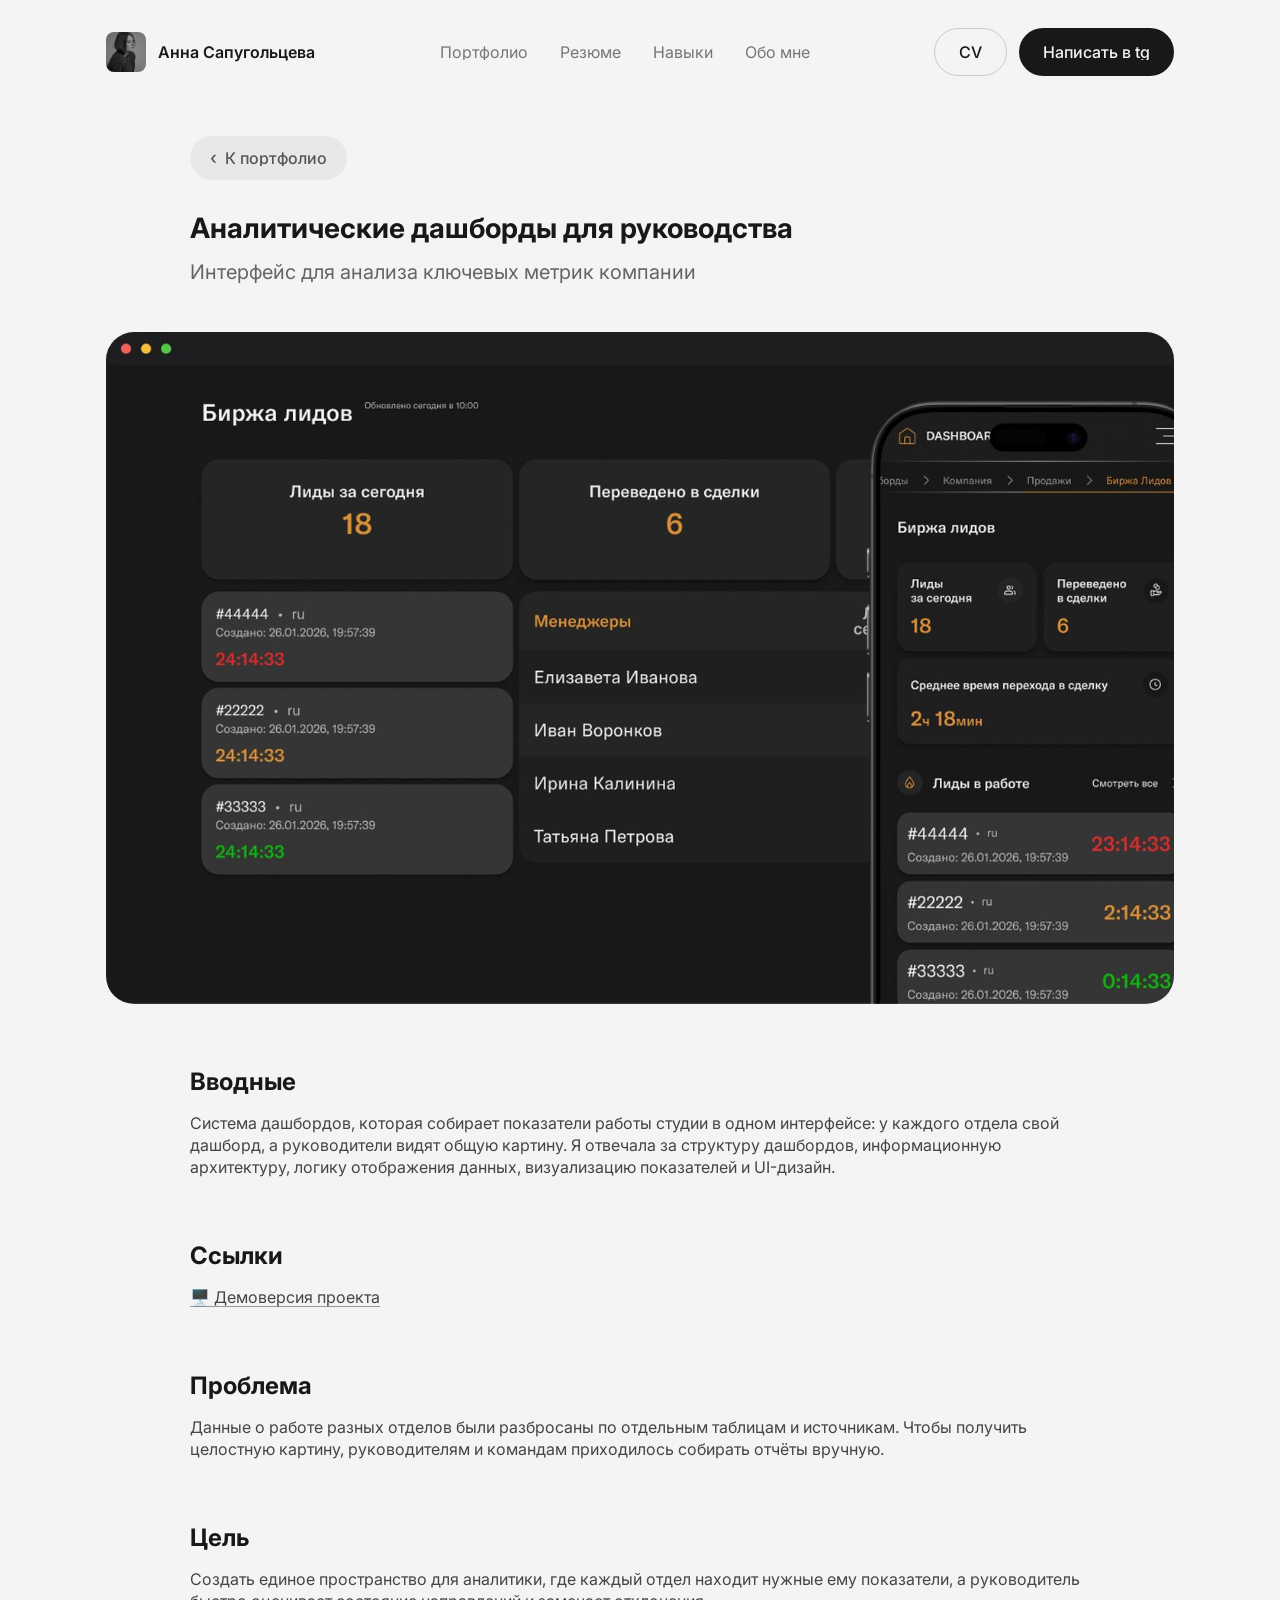
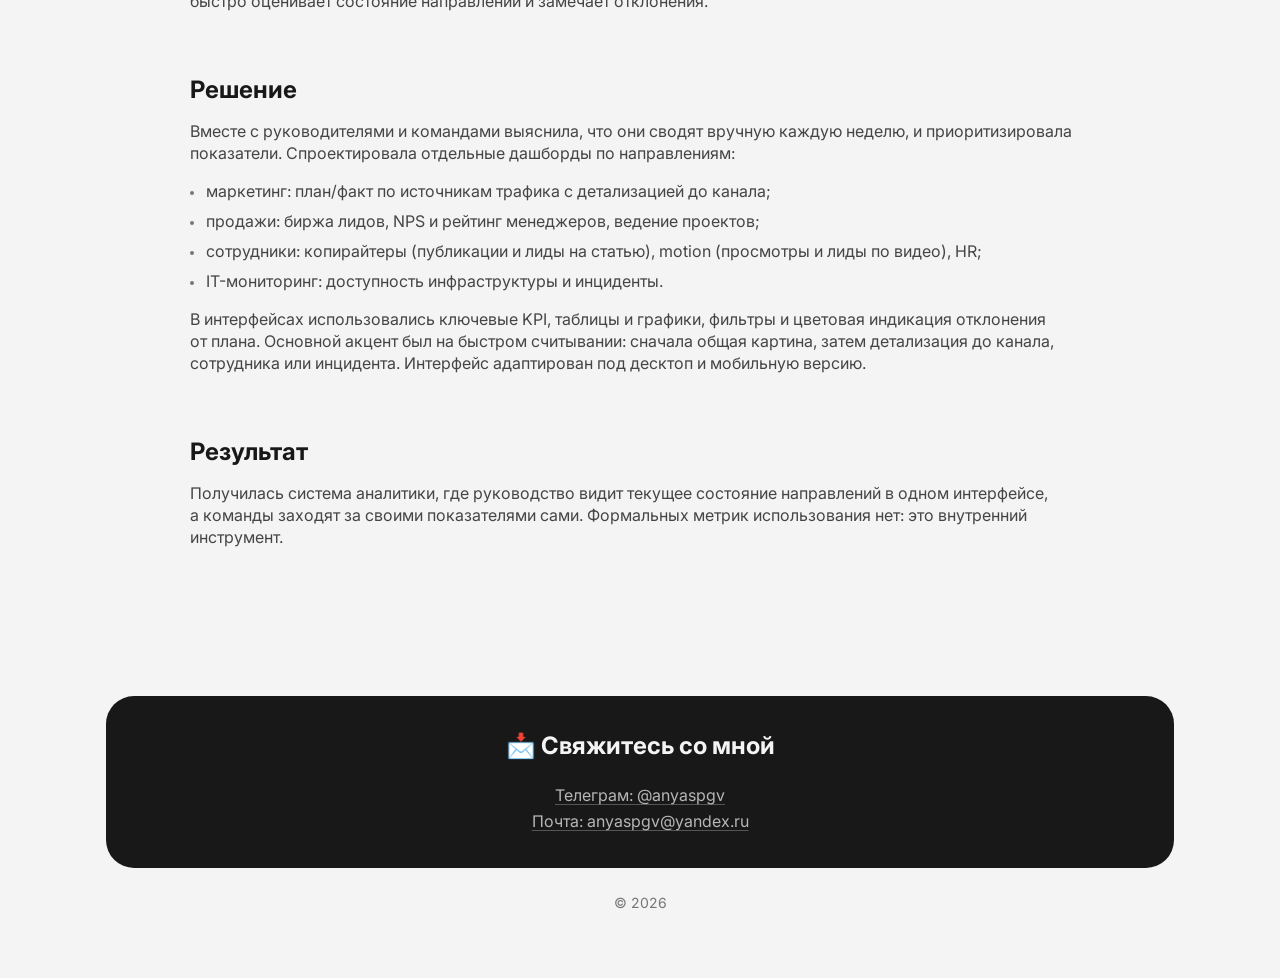
<file: projects/dashboard.html>
<!DOCTYPE html>
<html lang="ru">
<head>
<meta charset="UTF-8">
<meta name="viewport" content="width=device-width, initial-scale=1.0">
<title>Аналитические дашборды для руководства — Анна Сапугольцева</title>
<link rel="preconnect" href="https://fonts.googleapis.com">
<link rel="preconnect" href="https://fonts.gstatic.com" crossorigin>
<link href="https://fonts.googleapis.com/css2?family=Inter:wght@400;500;600;700&display=swap" rel="stylesheet">
<link rel="stylesheet" href="../css/tokens.css">
<link rel="stylesheet" href="../css/base.css">
<link rel="stylesheet" href="../css/components.css">
<link rel="stylesheet" href="../css/project.css">
</head>
<body>

<header class="header">
  <div class="container header__inner">
    <a href="../index.html" class="header__brand">
      <img class="header__avatar" src="../assets/images/portrait.jpg" alt="Анна Сапугольцева">
      <span class="header__name">Анна Сапугольцева</span>
    </a>

    <nav class="header__nav">
      <a href="../index.html#portfolio" class="nav-link">Портфолио</a>
      <a href="../index.html#experience" class="nav-link">Резюме</a>
      <a href="../index.html#skills" class="nav-link">Навыки</a>
      <a href="../index.html#about" class="nav-link">Обо мне</a>
    </nav>

    <div class="header__actions">
      <a href="../assets/files/Sapa-CV.pdf" class="btn btn--outline" target="_blank" rel="noopener">CV</a>
      <a href="https://t.me/anyaspgv" class="btn btn--primary" target="_blank" rel="noopener">Написать в tg</a>
    </div>

    <button class="header__burger" data-burger-open aria-label="Открыть меню">
      <svg viewBox="0 0 24 24" fill="none" stroke="currentColor" stroke-width="2" stroke-linecap="round"><line x1="3" y1="6" x2="21" y2="6"/><line x1="3" y1="12" x2="21" y2="12"/><line x1="3" y1="18" x2="21" y2="18"/></svg>
    </button>
  </div>
</header>

<div class="mobile-menu" data-mobile-menu>
  <div class="mobile-menu__top">
    <button class="mobile-menu__close" data-burger-close aria-label="Закрыть меню">
      <svg viewBox="0 0 24 24" fill="none" stroke="currentColor" stroke-width="2" stroke-linecap="round"><line x1="5" y1="5" x2="19" y2="19"/><line x1="19" y1="5" x2="5" y2="19"/></svg>
    </button>
  </div>
  <nav class="mobile-menu__nav">
    <a href="../index.html#portfolio" class="nav-link" data-burger-close>Портфолио</a>
    <a href="../index.html#experience" class="nav-link" data-burger-close>Резюме</a>
    <a href="../index.html#skills" class="nav-link" data-burger-close>Навыки</a>
    <a href="../index.html#about" class="nav-link" data-burger-close>Обо мне</a>
  </nav>
  <div class="mobile-menu__actions">
    <a href="https://t.me/anyaspgv" class="btn btn--primary" target="_blank" rel="noopener">Написать в tg</a>
    <a href="../assets/files/Sapa-CV.pdf" class="btn btn--outline" target="_blank" rel="noopener">CV</a>
  </div>
</div>

  <section class="section project-hero container">
    <div class="content-narrow">
      <a href="../index.html#portfolio" class="btn btn--back"><span class="btn__icon">&lsaquo;</span> К портфолио</a>

      <h1 class="project-hero__title">Аналитические дашборды для руководства</h1>
      <p class="project-hero__desc">Интерфейс для анализа ключевых метрик компании</p>

    </div>

    <div class="project-hero__media">
      <img src="../assets/images/proj-dashboard-hero.jpg" alt="Превью проекта Аналитические дашборды для руководства">
    </div>
  </section>

  <section class="project-content container">
    <div class="project-body content-narrow">
      <div class="project-block">
        <h2 class="project-block__title">Вводные</h2>
        <div class="project-block__text">
          <p>Система дашбордов, которая собирает показатели работы студии в одном интерфейсе: у каждого отдела свой дашборд, а руководители видят общую картину. Я отвечала за структуру дашбордов, информационную архитектуру, логику отображения данных, визуализацию показателей и UI-дизайн.</p>
        </div>
      </div>
      <div class="project-block">
        <h2 class="project-block__title">Ссылки</h2>
        <div class="project-links">
          <a href="https://www.figma.com/design/4zFe7lbngQeVoWG4ny1zS0/Dashboards?node-id=0-1&amp;t=mEOOX5bgmejqtHpK-1" target="_blank" rel="noopener">🖥️ Демоверсия проекта</a>
        </div>
      </div>
      <div class="project-block">
        <h2 class="project-block__title">Проблема</h2>
        <div class="project-block__text">
          <p>Данные о работе разных отделов были разбросаны по отдельным таблицам и источникам. Чтобы получить целостную картину, руководителям и командам приходилось собирать отчёты вручную.</p>
        </div>
      </div>
      <div class="project-block">
        <h2 class="project-block__title">Цель</h2>
        <div class="project-block__text">
          <p>Создать единое пространство для аналитики, где каждый отдел находит нужные ему показатели, а руководитель быстро оценивает состояние направлений и замечает отклонения.</p>
        </div>
      </div>
      <div class="project-block">
        <h2 class="project-block__title">Решение</h2>
        <div class="project-block__text">
          <p>Вместе с руководителями и командами выяснила, что они сводят вручную каждую неделю, и приоритизировала показатели. Спроектировала отдельные дашборды по направлениям:</p>
          <ul class="project-block__list">
            <li>маркетинг: план/факт по источникам трафика с детализацией до канала;</li>
            <li>продажи: биржа лидов, NPS и рейтинг менеджеров, ведение проектов;</li>
            <li>сотрудники: копирайтеры (публикации и лиды на статью), motion (просмотры и лиды по видео), HR;</li>
            <li>IT-мониторинг: доступность инфраструктуры и инциденты.</li>
          </ul>
          <p>В интерфейсах использовались ключевые KPI, таблицы и графики, фильтры и цветовая индикация отклонения от плана. Основной акцент был на быстром считывании: сначала общая картина, затем детализация до канала, сотрудника или инцидента. Интерфейс адаптирован под десктоп и мобильную версию.</p>
        </div>
      </div>
      <div class="project-block">
        <h2 class="project-block__title">Результат</h2>
        <div class="project-block__text">
          <p>Получилась система аналитики, где руководство видит текущее состояние направлений в одном интерфейсе, а команды заходят за своими показателями сами. Формальных метрик использования нет: это внутренний инструмент.</p>
        </div>
      </div>

    </div>
  </section>

<footer class="site-footer container">
  <div class="footer-card">
    <h2 class="footer-card__title">📩 Свяжитесь со мной</h2>
    <p class="footer-card__row"><a href="https://t.me/anyaspgv" target="_blank" rel="noopener">Телеграм: @anyaspgv</a></p>
    <p class="footer-card__row"><a href="mailto:anyaspgv@yandex.ru" target="_blank" rel="noopener">Почта: anyaspgv@yandex.ru</a></p>
  </div>
  <p class="site-footer__copy">© 2026</p>
</footer>

<button class="scroll-top" data-scroll-top aria-label="Наверх">
  <svg viewBox="0 0 24 24" fill="none" stroke="white" stroke-width="2" stroke-linecap="round" stroke-linejoin="round"><polyline points="6 15 12 9 18 15"/></svg>
</button>

<script src="../js/main.js"></script>
</body>
</html>
</file>
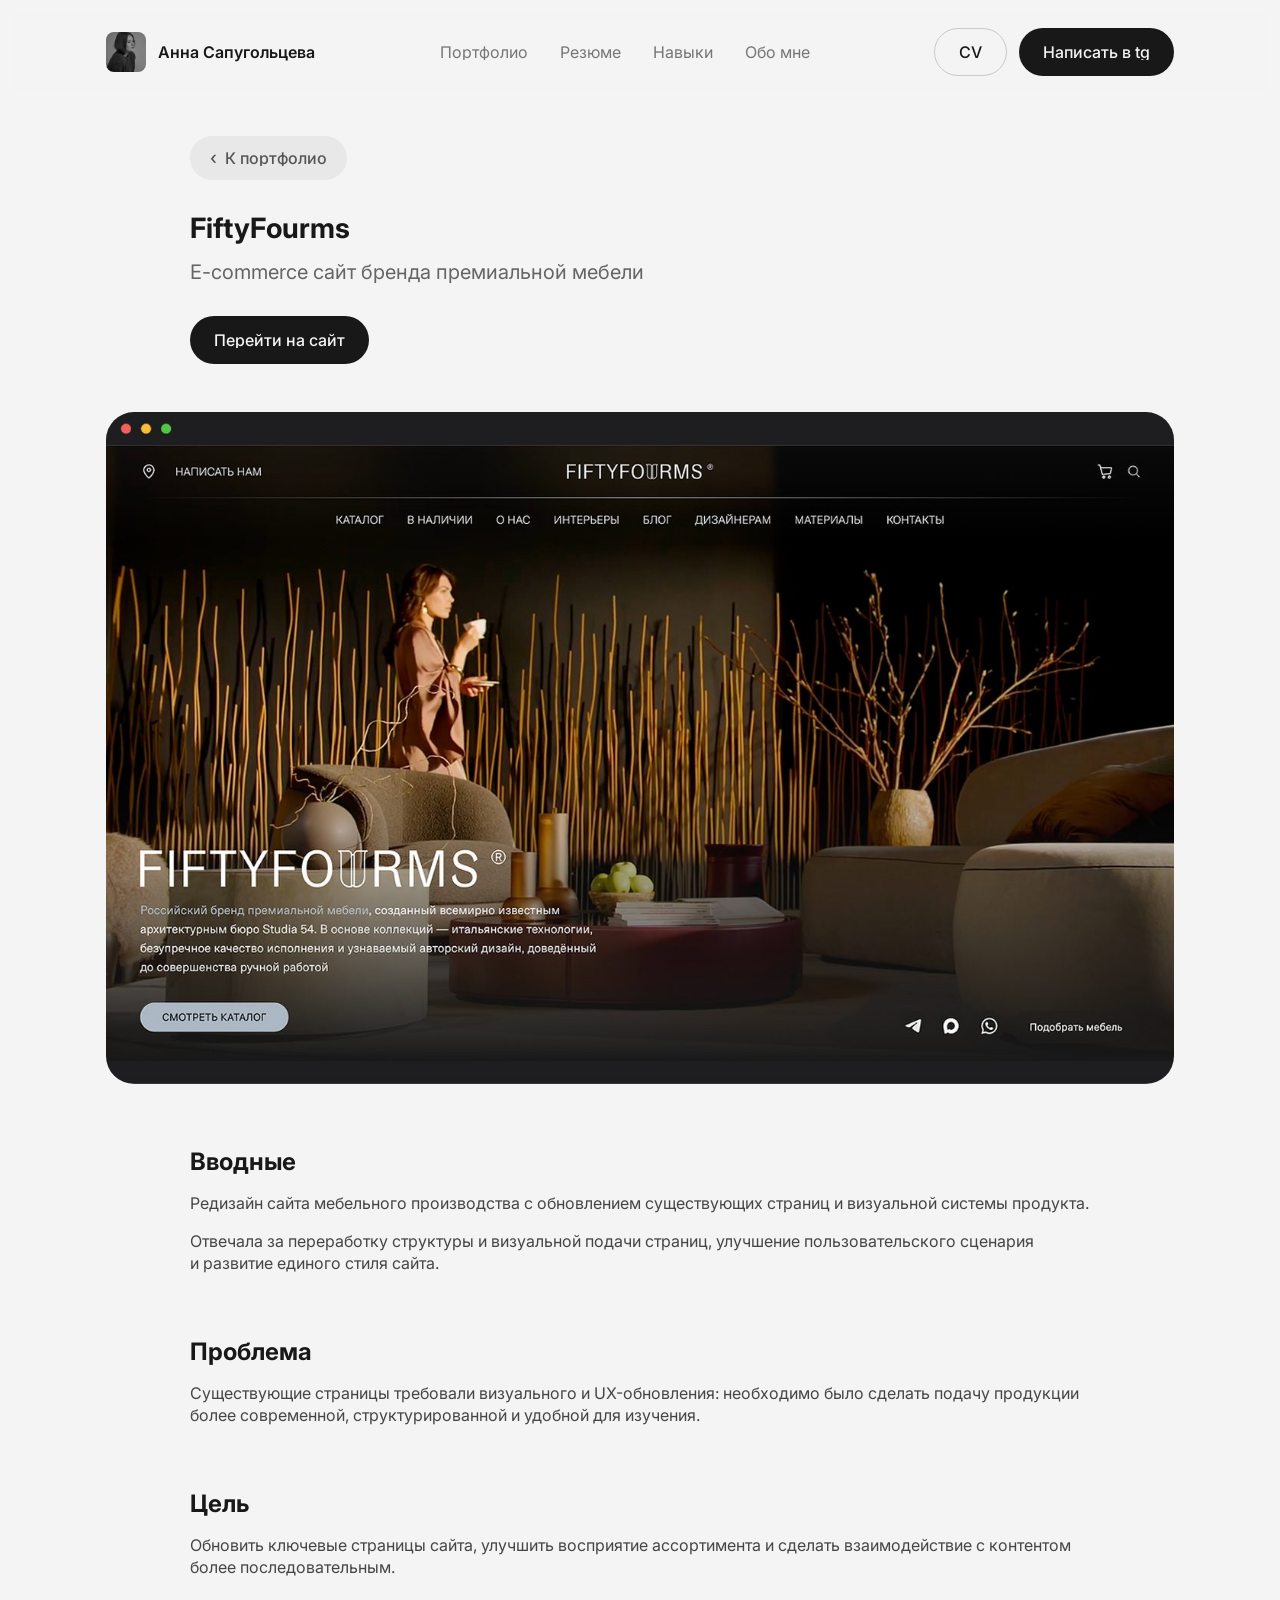
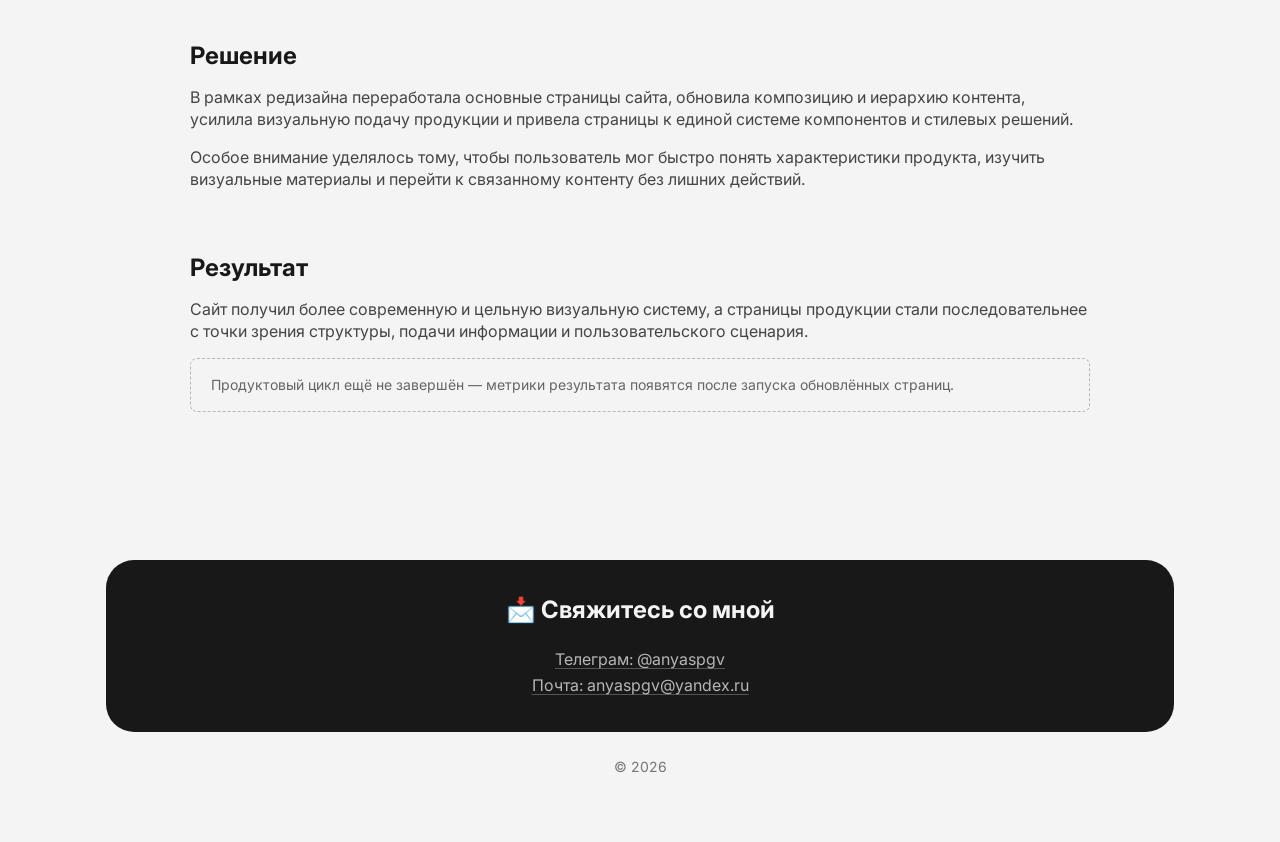
<file: projects/fiftyfourms.html>
<!DOCTYPE html>
<html lang="ru">
<head>
<meta charset="UTF-8">
<meta name="viewport" content="width=device-width, initial-scale=1.0">
<title>FiftyFourms — Анна Сапугольцева</title>
<link rel="preconnect" href="https://fonts.googleapis.com">
<link rel="preconnect" href="https://fonts.gstatic.com" crossorigin>
<link href="https://fonts.googleapis.com/css2?family=Inter:wght@400;500;600;700&display=swap" rel="stylesheet">
<link rel="stylesheet" href="../css/tokens.css">
<link rel="stylesheet" href="../css/base.css">
<link rel="stylesheet" href="../css/components.css">
<link rel="stylesheet" href="../css/project.css">
</head>
<body>

<header class="header">
  <div class="container header__inner">
    <a href="../index.html" class="header__brand">
      <img class="header__avatar" src="../assets/images/portrait.jpg" alt="Анна Сапугольцева">
      <span class="header__name">Анна Сапугольцева</span>
    </a>

    <nav class="header__nav">
      <a href="../index.html#portfolio" class="nav-link">Портфолио</a>
      <a href="../index.html#experience" class="nav-link">Резюме</a>
      <a href="../index.html#skills" class="nav-link">Навыки</a>
      <a href="../index.html#about" class="nav-link">Обо мне</a>
    </nav>

    <div class="header__actions">
      <a href="../assets/files/Sapa-CV.pdf" class="btn btn--outline" target="_blank" rel="noopener">CV</a>
      <a href="https://t.me/anyaspgv" class="btn btn--primary" target="_blank" rel="noopener">Написать в tg</a>
    </div>

    <button class="header__burger" data-burger-open aria-label="Открыть меню">
      <svg viewBox="0 0 24 24" fill="none" stroke="currentColor" stroke-width="2" stroke-linecap="round"><line x1="3" y1="6" x2="21" y2="6"/><line x1="3" y1="12" x2="21" y2="12"/><line x1="3" y1="18" x2="21" y2="18"/></svg>
    </button>
  </div>
</header>

<div class="mobile-menu" data-mobile-menu>
  <div class="mobile-menu__top">
    <button class="mobile-menu__close" data-burger-close aria-label="Закрыть меню">
      <svg viewBox="0 0 24 24" fill="none" stroke="currentColor" stroke-width="2" stroke-linecap="round"><line x1="5" y1="5" x2="19" y2="19"/><line x1="19" y1="5" x2="5" y2="19"/></svg>
    </button>
  </div>
  <nav class="mobile-menu__nav">
    <a href="../index.html#portfolio" class="nav-link" data-burger-close>Портфолио</a>
    <a href="../index.html#experience" class="nav-link" data-burger-close>Резюме</a>
    <a href="../index.html#skills" class="nav-link" data-burger-close>Навыки</a>
    <a href="../index.html#about" class="nav-link" data-burger-close>Обо мне</a>
  </nav>
  <div class="mobile-menu__actions">
    <a href="https://t.me/anyaspgv" class="btn btn--primary" target="_blank" rel="noopener">Написать в tg</a>
    <a href="../assets/files/Sapa-CV.pdf" class="btn btn--outline" target="_blank" rel="noopener">CV</a>
  </div>
</div>

  <section class="section project-hero container">
    <div class="content-narrow">
      <a href="../index.html#portfolio" class="btn btn--back"><span class="btn__icon">&lsaquo;</span> К портфолио</a>

      <h1 class="project-hero__title">FiftyFourms</h1>
      <p class="project-hero__desc">E-commerce сайт бренда премиальной мебели</p>
      <div class="project-hero__cta">
        <a href="https://fiftyfourms.com/" class="btn btn--primary" target="_blank" rel="noopener">Перейти на сайт</a>
      </div>
    </div>

    <div class="project-hero__media">
      <img src="../assets/images/proj-fiftyfourms-hero.jpg" alt="Превью проекта FiftyFourms">
    </div>
  </section>

  <section class="project-content container">
    <div class="project-body content-narrow">
      <div class="project-block">
        <h2 class="project-block__title">Вводные</h2>
        <div class="project-block__text">
          <p>Редизайн сайта мебельного производства с обновлением существующих страниц и визуальной системы продукта.</p>
          <p>Отвечала за переработку структуры и визуальной подачи страниц, улучшение пользовательского сценария и развитие единого стиля сайта.</p>
        </div>
      </div>
      <div class="project-block">
        <h2 class="project-block__title">Проблема</h2>
        <div class="project-block__text">
          <p>Существующие страницы требовали визуального и UX-обновления: необходимо было сделать подачу продукции более современной, структурированной и удобной для изучения.</p>
        </div>
      </div>
      <div class="project-block">
        <h2 class="project-block__title">Цель</h2>
        <div class="project-block__text">
          <p>Обновить ключевые страницы сайта, улучшить восприятие ассортимента и сделать взаимодействие с контентом более последовательным.</p>
        </div>
      </div>
      <div class="project-block">
        <h2 class="project-block__title">Решение</h2>
        <div class="project-block__text">
          <p>В рамках редизайна переработала основные страницы сайта, обновила композицию и иерархию контента, усилила визуальную подачу продукции и привела страницы к единой системе компонентов и стилевых решений.</p>
          <p>Особое внимание уделялось тому, чтобы пользователь мог быстро понять характеристики продукта, изучить визуальные материалы и перейти к связанному контенту без лишних действий.</p>
        </div>
      </div>
      <div class="project-block">
        <h2 class="project-block__title">Результат</h2>
        <div class="project-block__text">
          <p>Сайт получил более современную и цельную визуальную систему, а страницы продукции стали последовательнее с точки зрения структуры, подачи информации и пользовательского сценария.</p>
          <p class="metric-note">Продуктовый цикл ещё не завершён — метрики результата появятся после запуска обновлённых страниц.</p>
        </div>
      </div>

    </div>
  </section>

<footer class="site-footer container">
  <div class="footer-card">
    <h2 class="footer-card__title">📩 Свяжитесь со мной</h2>
    <p class="footer-card__row"><a href="https://t.me/anyaspgv" target="_blank" rel="noopener">Телеграм: @anyaspgv</a></p>
    <p class="footer-card__row"><a href="mailto:anyaspgv@yandex.ru" target="_blank" rel="noopener">Почта: anyaspgv@yandex.ru</a></p>
  </div>
  <p class="site-footer__copy">© 2026</p>
</footer>

<button class="scroll-top" data-scroll-top aria-label="Наверх">
  <svg viewBox="0 0 24 24" fill="none" stroke="white" stroke-width="2" stroke-linecap="round" stroke-linejoin="round"><polyline points="6 15 12 9 18 15"/></svg>
</button>

<script src="../js/main.js"></script>
</body>
</html>
</file>
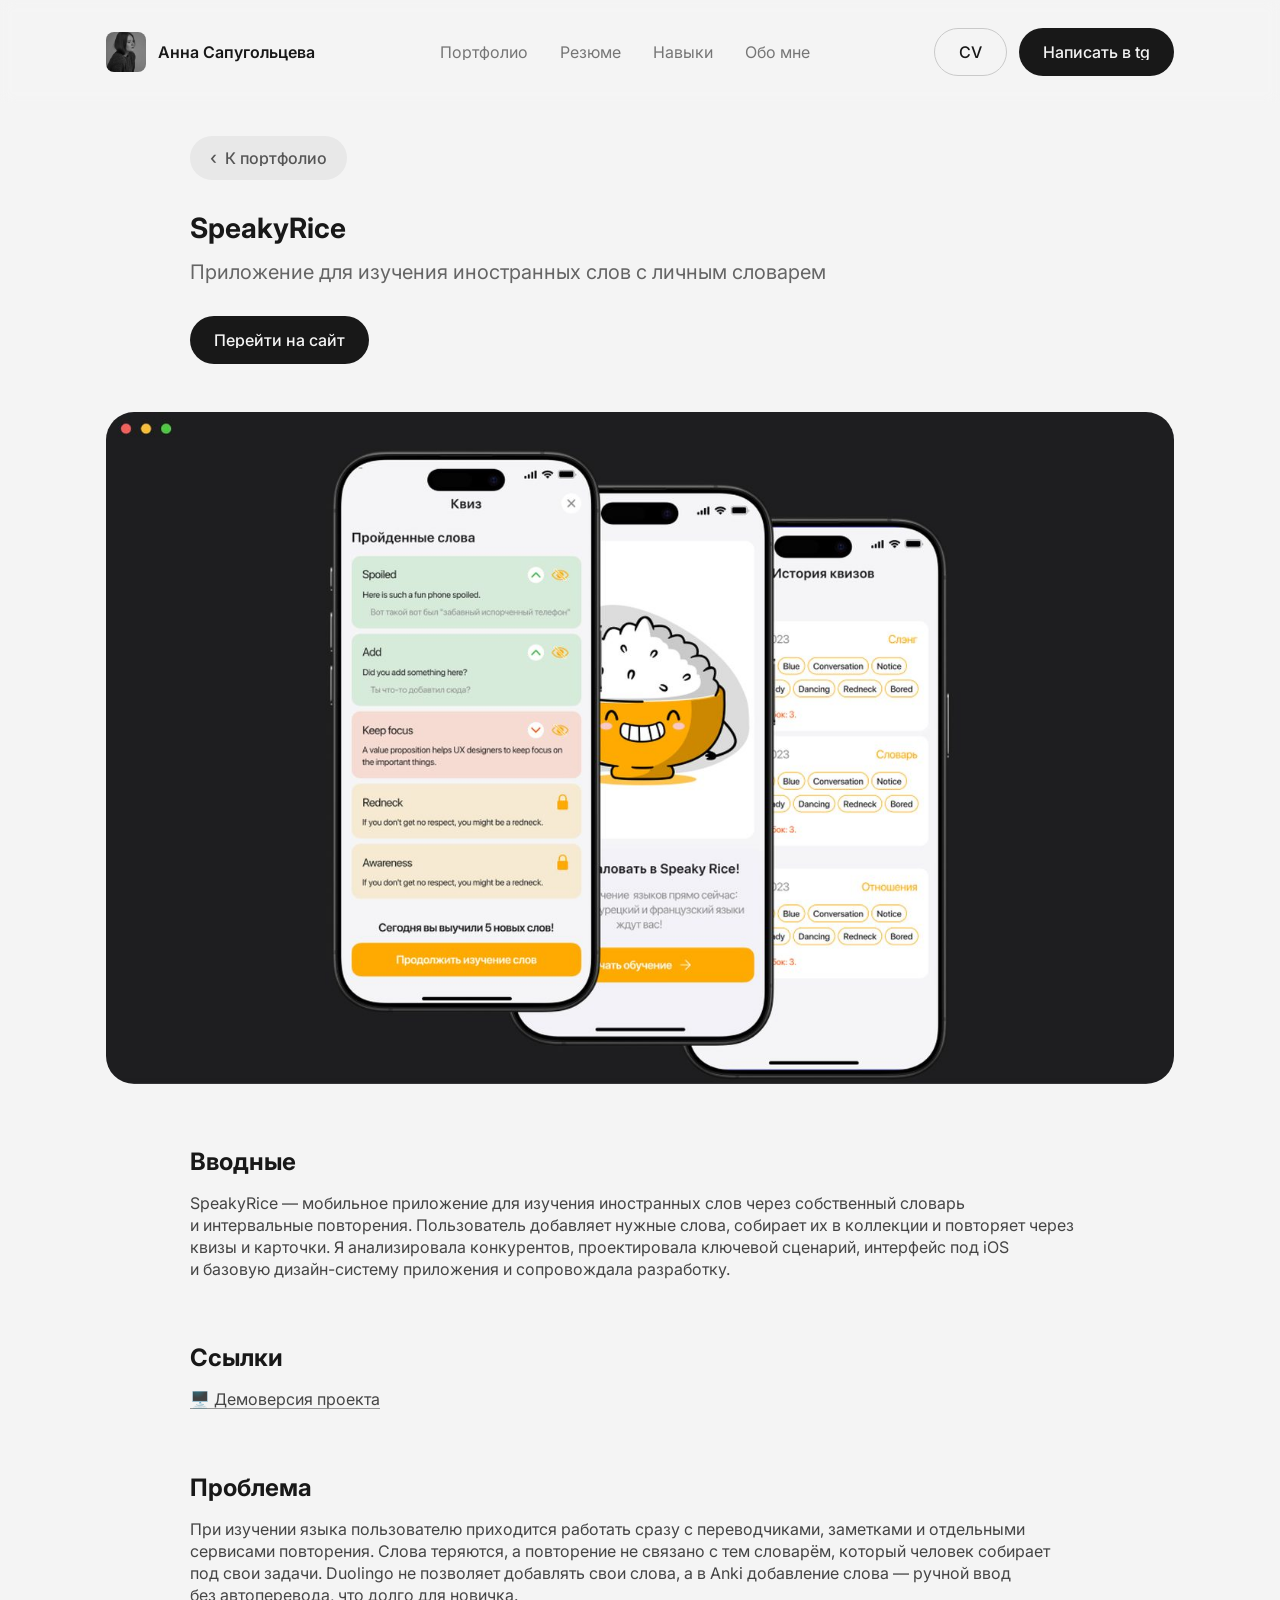
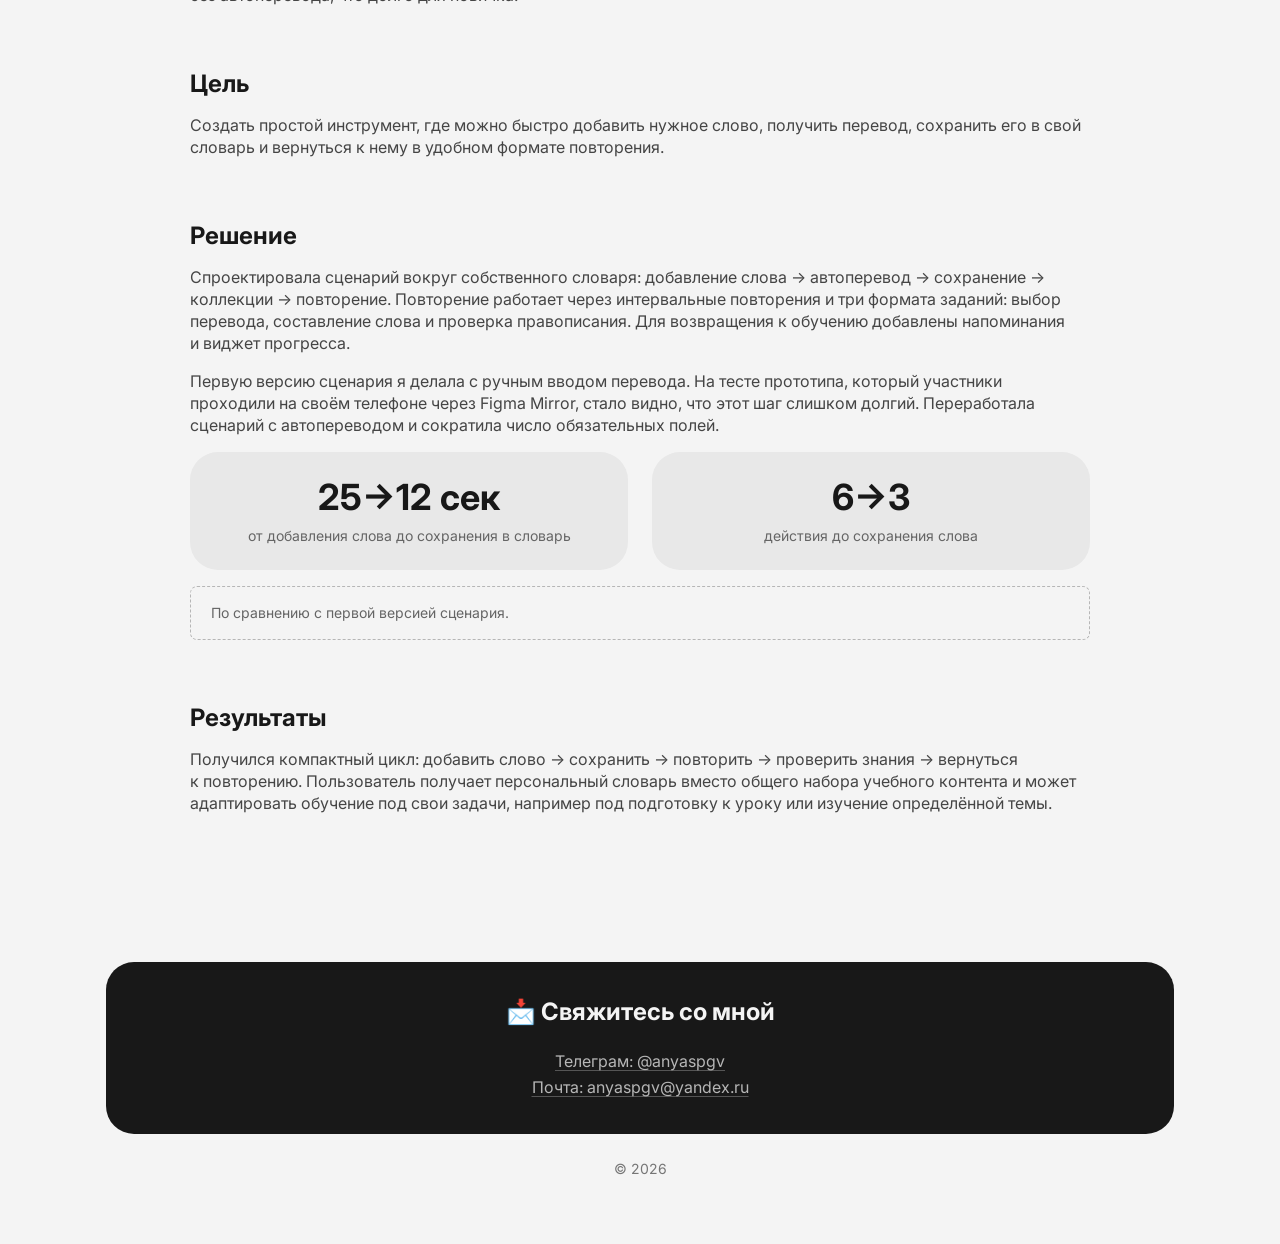
<file: projects/speakyrice.html>
<!DOCTYPE html>
<html lang="ru">
<head>
<meta charset="UTF-8">
<meta name="viewport" content="width=device-width, initial-scale=1.0">
<title>SpeakyRice — Анна Сапугольцева</title>
<link rel="preconnect" href="https://fonts.googleapis.com">
<link rel="preconnect" href="https://fonts.gstatic.com" crossorigin>
<link href="https://fonts.googleapis.com/css2?family=Inter:wght@400;500;600;700&display=swap" rel="stylesheet">
<link rel="stylesheet" href="../css/tokens.css">
<link rel="stylesheet" href="../css/base.css">
<link rel="stylesheet" href="../css/components.css">
<link rel="stylesheet" href="../css/project.css">
</head>
<body>

<header class="header">
  <div class="container header__inner">
    <a href="../index.html" class="header__brand">
      <img class="header__avatar" src="../assets/images/portrait.jpg" alt="Анна Сапугольцева">
      <span class="header__name">Анна Сапугольцева</span>
    </a>

    <nav class="header__nav">
      <a href="../index.html#portfolio" class="nav-link">Портфолио</a>
      <a href="../index.html#experience" class="nav-link">Резюме</a>
      <a href="../index.html#skills" class="nav-link">Навыки</a>
      <a href="../index.html#about" class="nav-link">Обо мне</a>
    </nav>

    <div class="header__actions">
      <a href="../assets/files/Sapa-CV.pdf" class="btn btn--outline" target="_blank" rel="noopener">CV</a>
      <a href="https://t.me/anyaspgv" class="btn btn--primary" target="_blank" rel="noopener">Написать в tg</a>
    </div>

    <button class="header__burger" data-burger-open aria-label="Открыть меню">
      <svg viewBox="0 0 24 24" fill="none" stroke="currentColor" stroke-width="2" stroke-linecap="round"><line x1="3" y1="6" x2="21" y2="6"/><line x1="3" y1="12" x2="21" y2="12"/><line x1="3" y1="18" x2="21" y2="18"/></svg>
    </button>
  </div>
</header>

<div class="mobile-menu" data-mobile-menu>
  <div class="mobile-menu__top">
    <button class="mobile-menu__close" data-burger-close aria-label="Закрыть меню">
      <svg viewBox="0 0 24 24" fill="none" stroke="currentColor" stroke-width="2" stroke-linecap="round"><line x1="5" y1="5" x2="19" y2="19"/><line x1="19" y1="5" x2="5" y2="19"/></svg>
    </button>
  </div>
  <nav class="mobile-menu__nav">
    <a href="../index.html#portfolio" class="nav-link" data-burger-close>Портфолио</a>
    <a href="../index.html#experience" class="nav-link" data-burger-close>Резюме</a>
    <a href="../index.html#skills" class="nav-link" data-burger-close>Навыки</a>
    <a href="../index.html#about" class="nav-link" data-burger-close>Обо мне</a>
  </nav>
  <div class="mobile-menu__actions">
    <a href="https://t.me/anyaspgv" class="btn btn--primary" target="_blank" rel="noopener">Написать в tg</a>
    <a href="../assets/files/Sapa-CV.pdf" class="btn btn--outline" target="_blank" rel="noopener">CV</a>
  </div>
</div>

  <section class="section project-hero container">
    <div class="content-narrow">
      <a href="../index.html#portfolio" class="btn btn--back"><span class="btn__icon">&lsaquo;</span> К портфолио</a>

      <h1 class="project-hero__title">SpeakyRice</h1>
      <p class="project-hero__desc">Приложение для изучения иностранных слов с личным словарем</p>
      <div class="project-hero__cta">
        <a href="https://apps.apple.com/ru/app/speakyrice-изучение-слов/id6738210887" class="btn btn--primary" target="_blank" rel="noopener">Перейти на сайт</a>
      </div>
    </div>

    <div class="project-hero__media">
      <img src="../assets/images/proj-speakyrice-hero.jpg" alt="Превью проекта SpeakyRice">
    </div>
  </section>

  <section class="project-content container">
    <div class="project-body content-narrow">
      <div class="project-block">
        <h2 class="project-block__title">Вводные</h2>
        <div class="project-block__text">
          <p>SpeakyRice — мобильное приложение для изучения иностранных слов через собственный словарь и интервальные повторения. Пользователь добавляет нужные слова, собирает их в коллекции и повторяет через квизы и карточки. Я анализировала конкурентов, проектировала ключевой сценарий, интерфейс под iOS и базовую дизайн-систему приложения и сопровождала разработку.</p>
        </div>
      </div>
      <div class="project-block">
        <h2 class="project-block__title">Ссылки</h2>
        <div class="project-links">
          <a href="https://www.figma.com/design/wXD5mtDAqfvbXEWuU1ooP2/SpeakyRice?node-id=5-2753&amp;t=5ffrFhJpyuUTlgiQ-1" target="_blank" rel="noopener">🖥️ Демоверсия проекта</a>
        </div>
      </div>
      <div class="project-block">
        <h2 class="project-block__title">Проблема</h2>
        <div class="project-block__text">
          <p>При изучении языка пользователю приходится работать сразу с переводчиками, заметками и отдельными сервисами повторения. Слова теряются, а повторение не связано с тем словарём, который человек собирает под свои задачи. Duolingo не позволяет добавлять свои слова, а в Anki добавление слова — ручной ввод без автоперевода, что долго для новичка.</p>
        </div>
      </div>
      <div class="project-block">
        <h2 class="project-block__title">Цель</h2>
        <div class="project-block__text">
          <p>Создать простой инструмент, где можно быстро добавить нужное слово, получить перевод, сохранить его в свой словарь и вернуться к нему в удобном формате повторения.</p>
        </div>
      </div>
      <div class="project-block">
        <h2 class="project-block__title">Решение</h2>
        <div class="project-block__text">
          <p>Спроектировала сценарий вокруг собственного словаря: добавление слова → автоперевод → сохранение → коллекции → повторение. Повторение работает через интервальные повторения и три формата заданий: выбор перевода, составление слова и проверка правописания. Для возвращения к обучению добавлены напоминания и виджет прогресса.</p>
          <p>Первую версию сценария я делала с ручным вводом перевода. На тесте прототипа, который участники проходили на своём телефоне через Figma Mirror, стало видно, что этот шаг слишком долгий. Переработала сценарий с автопереводом и сократила число обязательных полей.</p>

          <div class="metric-grid metric-grid--2">
            <div class="metric-stat">
              <p class="metric-stat__value">25→12 сек</p>
              <p class="metric-stat__label">от добавления слова до сохранения в словарь</p>
            </div>
            <div class="metric-stat">
              <p class="metric-stat__value">6→3</p>
              <p class="metric-stat__label">действия до сохранения слова</p>
            </div>
          </div>
          <p class="metric-note">По сравнению с первой версией сценария.</p>
        </div>
      </div>
      <div class="project-block">
        <h2 class="project-block__title">Результаты</h2>
        <div class="project-block__text">
          <p>Получился компактный цикл: добавить слово → сохранить → повторить → проверить знания → вернуться к повторению. Пользователь получает персональный словарь вместо общего набора учебного контента и может адаптировать обучение под свои задачи, например под подготовку к уроку или изучение определённой темы.</p>
        </div>
      </div>

    </div>
  </section>

<footer class="site-footer container">
  <div class="footer-card">
    <h2 class="footer-card__title">📩 Свяжитесь со мной</h2>
    <p class="footer-card__row"><a href="https://t.me/anyaspgv" target="_blank" rel="noopener">Телеграм: @anyaspgv</a></p>
    <p class="footer-card__row"><a href="mailto:anyaspgv@yandex.ru" target="_blank" rel="noopener">Почта: anyaspgv@yandex.ru</a></p>
  </div>
  <p class="site-footer__copy">© 2026</p>
</footer>

<button class="scroll-top" data-scroll-top aria-label="Наверх">
  <svg viewBox="0 0 24 24" fill="none" stroke="white" stroke-width="2" stroke-linecap="round" stroke-linejoin="round"><polyline points="6 15 12 9 18 15"/></svg>
</button>

<script src="../js/main.js"></script>
</body>
</html>
</file>
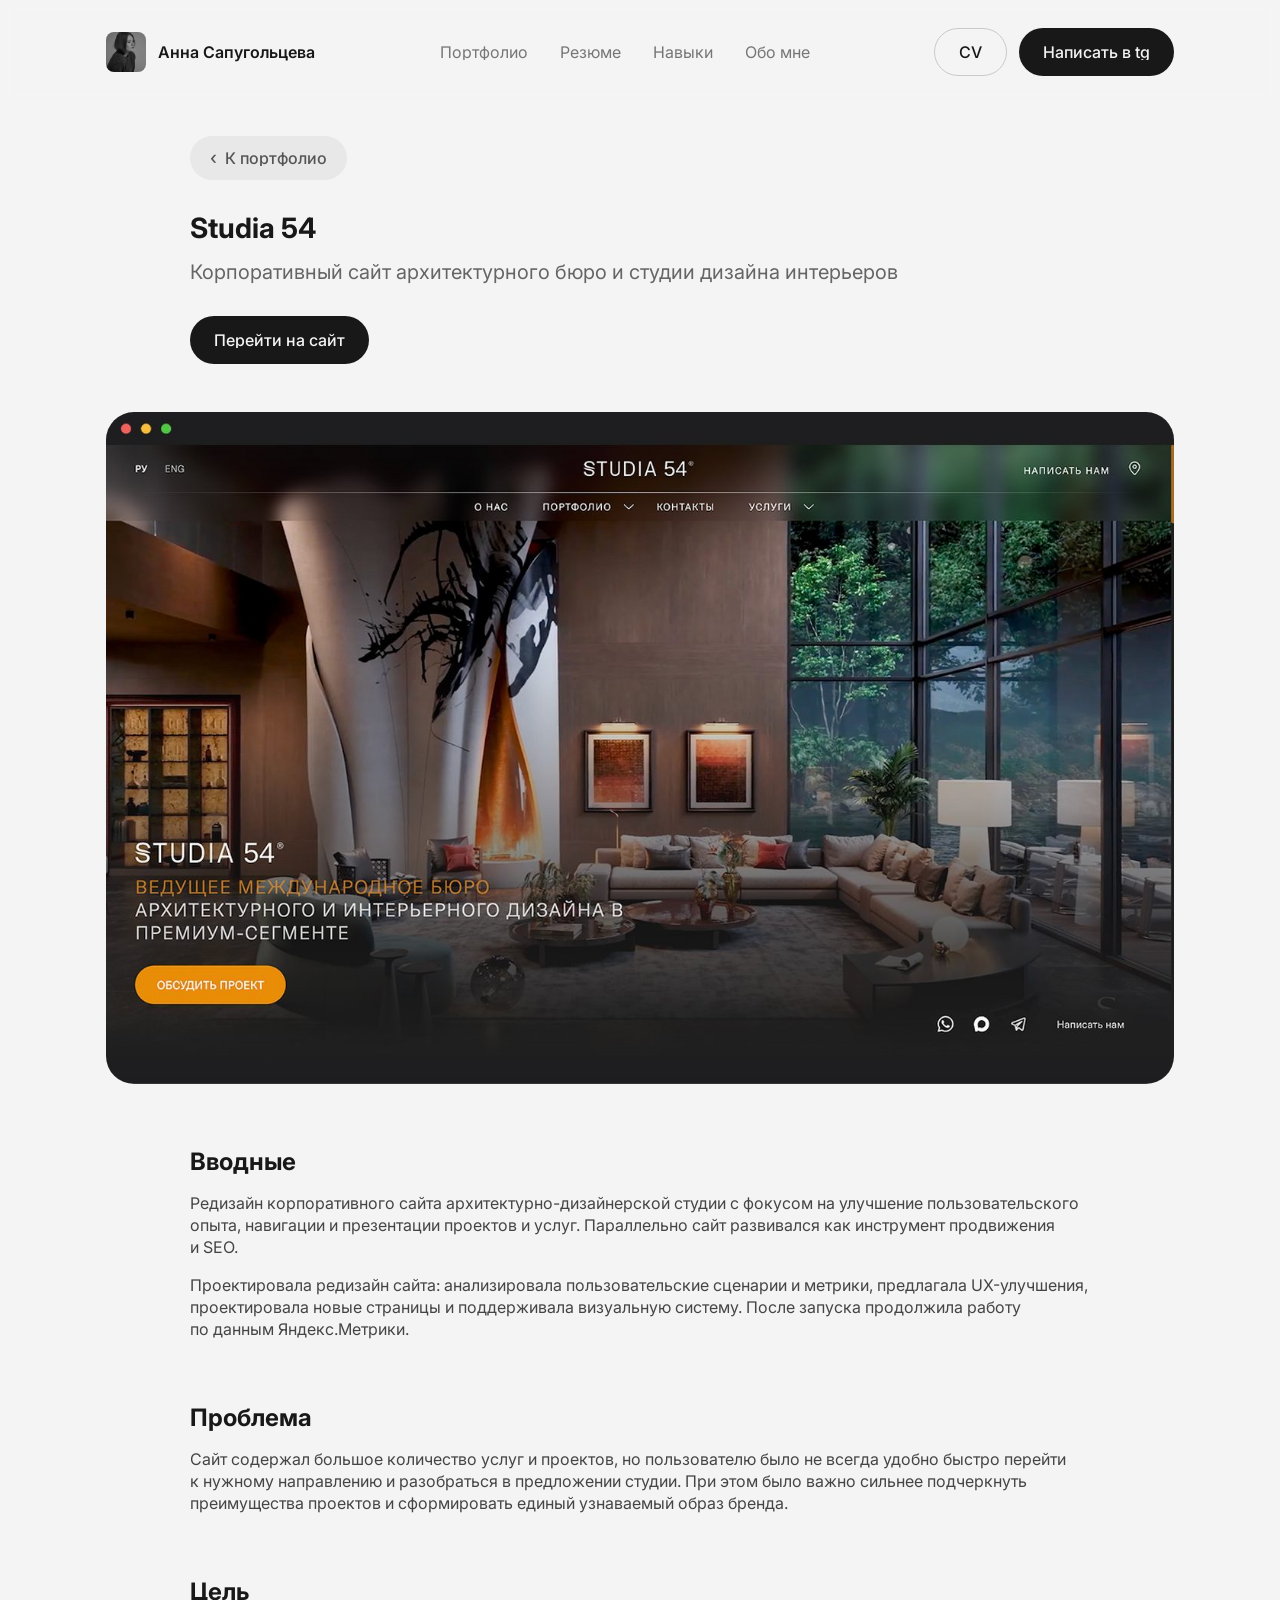
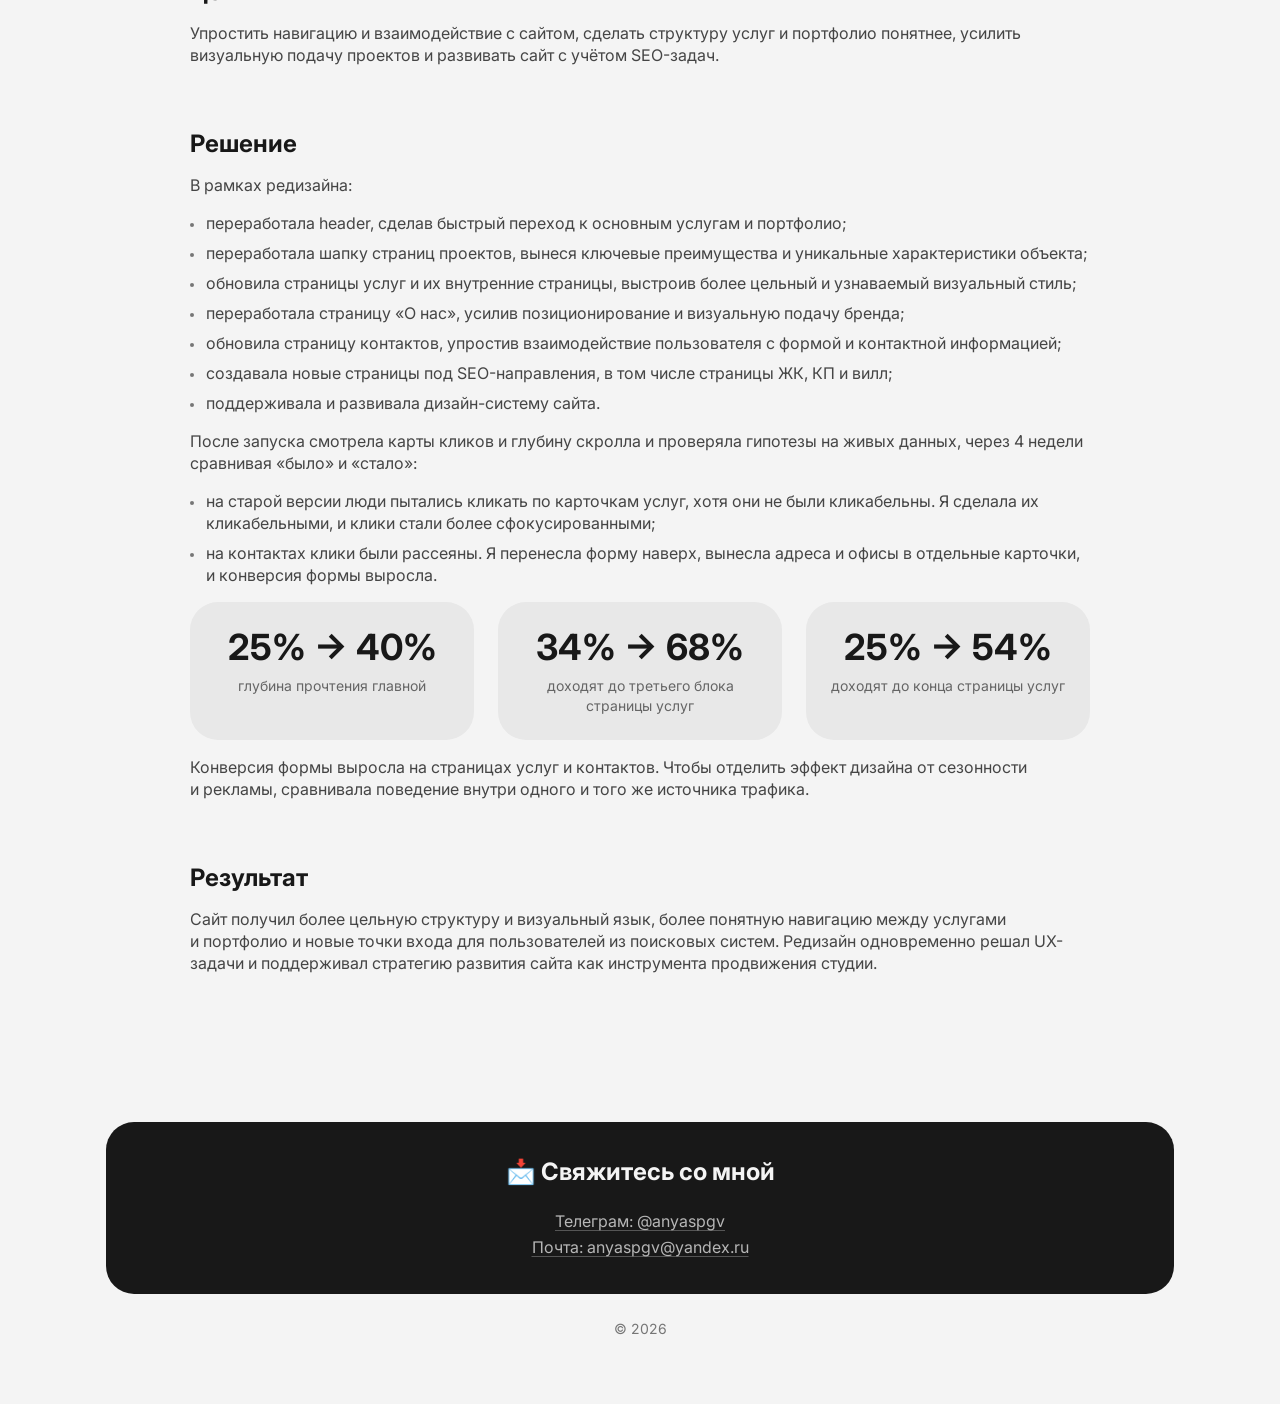
<file: projects/studia54.html>
<!DOCTYPE html>
<html lang="ru">
<head>
<meta charset="UTF-8">
<meta name="viewport" content="width=device-width, initial-scale=1.0">
<title>Studia 54 — Анна Сапугольцева</title>
<link rel="preconnect" href="https://fonts.googleapis.com">
<link rel="preconnect" href="https://fonts.gstatic.com" crossorigin>
<link href="https://fonts.googleapis.com/css2?family=Inter:wght@400;500;600;700&display=swap" rel="stylesheet">
<link rel="stylesheet" href="../css/tokens.css">
<link rel="stylesheet" href="../css/base.css">
<link rel="stylesheet" href="../css/components.css">
<link rel="stylesheet" href="../css/project.css">
</head>
<body>

<header class="header">
  <div class="container header__inner">
    <a href="../index.html" class="header__brand">
      <img class="header__avatar" src="../assets/images/portrait.jpg" alt="Анна Сапугольцева">
      <span class="header__name">Анна Сапугольцева</span>
    </a>

    <nav class="header__nav">
      <a href="../index.html#portfolio" class="nav-link">Портфолио</a>
      <a href="../index.html#experience" class="nav-link">Резюме</a>
      <a href="../index.html#skills" class="nav-link">Навыки</a>
      <a href="../index.html#about" class="nav-link">Обо мне</a>
    </nav>

    <div class="header__actions">
      <a href="../assets/files/Sapa-CV.pdf" class="btn btn--outline" target="_blank" rel="noopener">CV</a>
      <a href="https://t.me/anyaspgv" class="btn btn--primary" target="_blank" rel="noopener">Написать в tg</a>
    </div>

    <button class="header__burger" data-burger-open aria-label="Открыть меню">
      <svg viewBox="0 0 24 24" fill="none" stroke="currentColor" stroke-width="2" stroke-linecap="round"><line x1="3" y1="6" x2="21" y2="6"/><line x1="3" y1="12" x2="21" y2="12"/><line x1="3" y1="18" x2="21" y2="18"/></svg>
    </button>
  </div>
</header>

<div class="mobile-menu" data-mobile-menu>
  <div class="mobile-menu__top">
    <button class="mobile-menu__close" data-burger-close aria-label="Закрыть меню">
      <svg viewBox="0 0 24 24" fill="none" stroke="currentColor" stroke-width="2" stroke-linecap="round"><line x1="5" y1="5" x2="19" y2="19"/><line x1="19" y1="5" x2="5" y2="19"/></svg>
    </button>
  </div>
  <nav class="mobile-menu__nav">
    <a href="../index.html#portfolio" class="nav-link" data-burger-close>Портфолио</a>
    <a href="../index.html#experience" class="nav-link" data-burger-close>Резюме</a>
    <a href="../index.html#skills" class="nav-link" data-burger-close>Навыки</a>
    <a href="../index.html#about" class="nav-link" data-burger-close>Обо мне</a>
  </nav>
  <div class="mobile-menu__actions">
    <a href="https://t.me/anyaspgv" class="btn btn--primary" target="_blank" rel="noopener">Написать в tg</a>
    <a href="../assets/files/Sapa-CV.pdf" class="btn btn--outline" target="_blank" rel="noopener">CV</a>
  </div>
</div>

  <section class="section project-hero container">
    <div class="content-narrow">
      <a href="../index.html#portfolio" class="btn btn--back"><span class="btn__icon">&lsaquo;</span> К портфолио</a>

      <h1 class="project-hero__title">Studia 54</h1>
      <p class="project-hero__desc">Корпоративный сайт архитектурного бюро и студии дизайна интерьеров</p>
      <div class="project-hero__cta">
        <a href="https://studia-54.com/" class="btn btn--primary" target="_blank" rel="noopener">Перейти на сайт</a>
      </div>
    </div>

    <div class="project-hero__media">
      <img src="../assets/images/proj-studia54-hero.jpg" alt="Превью проекта Studia 54">
    </div>
  </section>

  <section class="project-content container">
    <div class="project-body content-narrow">
      <div class="project-block">
        <h2 class="project-block__title">Вводные</h2>
        <div class="project-block__text">
          <p>Редизайн корпоративного сайта архитектурно-дизайнерской студии с фокусом на улучшение пользовательского опыта, навигации и презентации проектов и услуг. Параллельно сайт развивался как инструмент продвижения и SEO.</p>
          <p>Проектировала редизайн сайта: анализировала пользовательские сценарии и метрики, предлагала UX-улучшения, проектировала новые страницы и поддерживала визуальную систему. После запуска продолжила работу по данным Яндекс.Метрики.</p>
        </div>
      </div>
      <div class="project-block">
        <h2 class="project-block__title">Проблема</h2>
        <div class="project-block__text">
          <p>Сайт содержал большое количество услуг и проектов, но пользователю было не всегда удобно быстро перейти к нужному направлению и разобраться в предложении студии. При этом было важно сильнее подчеркнуть преимущества проектов и сформировать единый узнаваемый образ бренда.</p>
        </div>
      </div>
      <div class="project-block">
        <h2 class="project-block__title">Цель</h2>
        <div class="project-block__text">
          <p>Упростить навигацию и взаимодействие с сайтом, сделать структуру услуг и портфолио понятнее, усилить визуальную подачу проектов и развивать сайт с учётом SEO-задач.</p>
        </div>
      </div>
      <div class="project-block">
        <h2 class="project-block__title">Решение</h2>
        <div class="project-block__text">
          <p>В рамках редизайна:</p>
          <ul class="project-block__list">
            <li>переработала header, сделав быстрый переход к основным услугам и портфолио;</li>
            <li>переработала шапку страниц проектов, вынеся ключевые преимущества и уникальные характеристики объекта;</li>
            <li>обновила страницы услуг и их внутренние страницы, выстроив более цельный и узнаваемый визуальный стиль;</li>
            <li>переработала страницу «О нас», усилив позиционирование и визуальную подачу бренда;</li>
            <li>обновила страницу контактов, упростив взаимодействие пользователя с формой и контактной информацией;</li>
            <li>создавала новые страницы под SEO-направления, в том числе страницы ЖК, КП и вилл;</li>
            <li>поддерживала и развивала дизайн-систему сайта.</li>
          </ul>

          <p>После запуска смотрела карты кликов и глубину скролла и проверяла гипотезы на живых данных, через 4 недели сравнивая «было» и «стало»:</p>
          <ul class="project-block__list">
            <li>на старой версии люди пытались кликать по карточкам услуг, хотя они не были кликабельны. Я сделала их кликабельными, и клики стали более сфокусированными;</li>
            <li>на контактах клики были рассеяны. Я перенесла форму наверх, вынесла адреса и офисы в отдельные карточки, и конверсия формы выросла.</li>
          </ul>

          <div class="metric-grid">
            <div class="metric-stat">
              <p class="metric-stat__value">25% → 40%</p>
              <p class="metric-stat__label">глубина прочтения главной</p>
            </div>
            <div class="metric-stat">
              <p class="metric-stat__value">34% → 68%</p>
              <p class="metric-stat__label">доходят до третьего блока страницы услуг</p>
            </div>
            <div class="metric-stat">
              <p class="metric-stat__value">25% → 54%</p>
              <p class="metric-stat__label">доходят до конца страницы услуг</p>
            </div>
          </div>
          <p>Конверсия формы выросла на страницах услуг и контактов. Чтобы отделить эффект дизайна от сезонности и рекламы, сравнивала поведение внутри одного и того же источника трафика.</p>
        </div>
      </div>
      <div class="project-block">
        <h2 class="project-block__title">Результат</h2>
        <div class="project-block__text">
          <p>Сайт получил более цельную структуру и визуальный язык, более понятную навигацию между услугами и портфолио и новые точки входа для пользователей из поисковых систем. Редизайн одновременно решал UX-задачи и поддерживал стратегию развития сайта как инструмента продвижения студии.</p>
        </div>
      </div>

    </div>
  </section>

<footer class="site-footer container">
  <div class="footer-card">
    <h2 class="footer-card__title">📩 Свяжитесь со мной</h2>
    <p class="footer-card__row"><a href="https://t.me/anyaspgv" target="_blank" rel="noopener">Телеграм: @anyaspgv</a></p>
    <p class="footer-card__row"><a href="mailto:anyaspgv@yandex.ru" target="_blank" rel="noopener">Почта: anyaspgv@yandex.ru</a></p>
  </div>
  <p class="site-footer__copy">© 2026</p>
</footer>

<button class="scroll-top" data-scroll-top aria-label="Наверх">
  <svg viewBox="0 0 24 24" fill="none" stroke="white" stroke-width="2" stroke-linecap="round" stroke-linejoin="round"><polyline points="6 15 12 9 18 15"/></svg>
</button>

<script src="../js/main.js"></script>
</body>
</html>
</file>
<file: css/tokens.css>
/* ==========================================================================
   DESIGN TOKENS
   Источник: дизайн-система (Colors, Spacing scale, Typography 1440/375)
   ========================================================================== */

:root {
  /* ---- Grayscale ---- */
  --gray-1: #F4F4F4;
  --gray-2: #E8E8E8;
  --gray-3: #DCDCDC;
  --gray-4: #C9C9C9;
  --gray-5: #B6B6B6;
  --gray-6: #A6A6A6;
  --gray-7: #969696;
  --gray-8: #868686;
  --gray-9: #767676;
  --gray-10: #656565;
  --gray-11: #555555;
  --gray-12: #454545;
  --gray-13: #353535;
  --gray-14: #252525;
  --gray-15: #1F1F1F;
  --gray-16: #181818;

  /* ---- Primary (accent) scale ---- */
  --primary-1: #FCF5EE;
  --primary-2: #F7E7D3;
  --primary-3: #F3D8B9;
  --primary-4: #EECA9E;
  --primary-5: #EABB84;
  --primary-6: #E5AC69;
  --primary-7: #E19E4F;
  --primary-8: #DC8F34; /* фирменный цвет */
  --primary-9: #CD8023;
  --primary-10: #B36F1F;

  --color-error: #892929;

  /* ---- Semantic aliases ---- */
  --color-bg: var(--gray-1);
  --color-surface: var(--gray-2);
  --color-surface-strong: var(--gray-16);
  --color-text: var(--gray-16);
  --color-text-muted: var(--gray-9);
  --color-text-subtle: var(--gray-10);
  --color-border: var(--gray-3);
  --color-on-dark: var(--gray-1);

  /* ---- Spacing scale ---- */
  --space-0: 0px;
  --space-1: 1px;
  --space-2: 2px;
  --space-4: 4px;
  --space-6: 6px;
  --space-8: 8px;
  --space-12: 12px;
  --space-16: 16px;
  --space-20: 20px;
  --space-24: 24px;
  --space-28: 28px;
  --space-32: 32px;
  --space-36: 36px;
  --space-40: 40px;
  --space-44: 44px;
  --space-48: 48px;
  --space-52: 52px;
  --space-56: 56px;
  --space-60: 60px;
  --space-64: 64px;
  --space-80: 80px;
  --space-96: 96px;
  --space-128: 128px;

  /* ---- Radii (уточнено с клиентом) ---- */
  --radius-avatar: 8px;      /* фото в хедере, оба разрешения */
  --radius-card: 28px;       /* карточки/фото — desktop */
  --radius-pill: 999px;      /* кнопки-пилюли, теги */
  /* Радиус картинки ВНУТРИ карточки портфолио: 8px на 1440,
     дальше пропорционально масштабируется вместе с экраном (не ступенчато) */
  --radius-card-image: clamp(4px, 0.556vw, 8px);

  /* ---- Card padding (уточнено с клиентом) ---- */
  --card-padding: 36px;      /* desktop */

  /* ---- Grid / container ---- */
  --container-max: 1440px;
  --content-max: 1200px;     /* 1440 - 120*2, узкая колонка контента */
  --content-narrow: 900px;   /* уже: опыт работы, текстовые блоки проекта */
  --container-pad: clamp(20px, 8.3vw, 120px);
  --grid-gutter: 24px;

  /* ---- Section rhythm ----
     Расстояние МЕЖДУ блоками (не паддинг внутри блока):
     375px → 80px, 1440px → 160px, линейная интерполяция между ними,
     дальше растёт вместе с экраном, но не больше 180px. */
  --section-gap: clamp(80px, calc(51.8px + 7.51vw), 180px);

  /* ---- Typography: font families ---- */
  /* В дизайн-системе типографика задана только размерами/лидингом,
     без указания гарнитуры. Визуально ближе всего гротеск типа Inter —
     принято как рабочее решение, при необходимости легко заменить. */
  --font-family: 'Inter', -apple-system, BlinkMacSystemFont, 'Segoe UI', sans-serif;

  /* ---- Typography scale: 1440 ---- */
  --fs-hero: 36px;   --lh-hero: 42px;
  --fs-h2: 28px;     --lh-h2: 32px;
  --fs-h3: 24px;     --lh-h3: 28px;
  --fs-body-l: 20px; --lh-body-l: 24px;
  --fs-body-m: 16px; --lh-body-m: 22px;
  --fs-body-s: 14px; --lh-body-s: 20px;
  --fs-button: 16px; --lh-button: 20px;
  --fs-caption-s: 14px; --lh-caption-s: 16px;
  --fs-nav: 16px;    --lh-nav: 22px;

  /* ---- Motion ---- */
  --ease-swap: cubic-bezier(0.65, 0, 0.35, 1);
  --dur-swap: 400ms;
  --header-h: 96px; /* фолбэк, уточняется в JS по реальной высоте */
}

/* ---- Typography scale: 375 (mobile) ---- */
@media (max-width: 767px) {
  :root {
    --fs-hero: 26px;   --lh-hero: 30px;
    --fs-h2: 24px;     --lh-h2: 28px;
    --fs-h3: 20px;     --lh-h3: 24px;
    --fs-body-l: 16px; --lh-body-l: 22px;
    --fs-body-m: 14px; --lh-body-m: 20px;
    --fs-body-s: 12px; --lh-body-s: 16px;
    --fs-button: 14px; --lh-button: 18px;
    --fs-caption-s: 12px; --lh-caption-s: 16px;
    --fs-nav: 14px;    --lh-nav: 20px;

    --radius-card: 16px;   /* уточнено с клиентом */
    --card-padding: 18px;  /* уточнено с клиентом */
  }
}
</file>
<file: css/base.css>
/* ==========================================================================
   BASE / RESET
   ========================================================================== */

*, *::before, *::after {
  box-sizing: border-box;
}

html {
  -webkit-text-size-adjust: 100%;
  overflow-x: hidden;
  scroll-behavior: smooth;
}

@media (prefers-reduced-motion: reduce) {
  html {
    scroll-behavior: auto;
  }
}

body {
  margin: 0;
  overflow-x: hidden;
  padding-top: var(--header-h); /* компенсация фиксированного header */
  background: var(--color-bg);
  color: var(--color-text);
  font-family: var(--font-family);
  font-size: var(--fs-body-m);
  line-height: var(--lh-body-m);
  -webkit-font-smoothing: antialiased;
  text-rendering: optimizeLegibility;
}

main section[id] {
  scroll-margin-top: var(--header-h);
}

img {
  display: block;
  max-width: 100%;
  height: auto;
}

a {
  color: inherit;
  text-decoration: none;
}

button {
  font: inherit;
  color: inherit;
  background: none;
  border: none;
  cursor: pointer;
}

ul {
  margin: 0;
  padding: 0;
  list-style: none;
}

h1, h2, h3, p {
  margin: 0;
}

/* Visible keyboard focus (accessibility floor) */
a:focus-visible,
button:focus-visible {
  outline: 2px solid var(--primary-8);
  outline-offset: 2px;
  border-radius: 4px;
}

@media (prefers-reduced-motion: reduce) {
  * {
    animation-duration: 0.001ms !important;
    animation-iteration-count: 1 !important;
    transition-duration: 0.001ms !important;
  }
}

/* ---- Layout helpers ---- */
.container {
  width: 100%;
  max-width: var(--container-max);
  margin-inline: auto;
  padding-inline: var(--container-pad);
}

/* Секции не несут собственных вертикальных паддингов — блок ровно
   такой высоты, как его контент. Расстояние между блоками задаётся
   отдельной переменной --section-gap (см. tokens.css) через margin-top. */
.section {
  margin-top: var(--section-gap);
}

.section--hero {
  margin-top: 0;
  padding-top: var(--space-64);
}

.section-label {
  color: var(--color-text-muted);
  font-size: var(--fs-body-l);
  line-height: var(--lh-body-l);
  text-align: center;
  margin-bottom: var(--space-48);
}

.visually-hidden {
  position: absolute;
  width: 1px;
  height: 1px;
  overflow: hidden;
  clip: rect(0 0 0 0);
  white-space: nowrap;
}

/* Узкая контентная колонка (900) — центрирована внутри общего container (1200) */
.content-narrow {
  width: 100%;
  max-width: var(--content-narrow);
  margin-inline: auto;
}
</file>
<file: css/components.css>
/* ==========================================================================
   COMPONENTS
   ========================================================================== */

/* ---------- Buttons ---------- */
.btn {
  display: inline-flex;
  align-items: center;
  justify-content: center;
  gap: var(--space-8);
  height: 48px;
  padding-inline: var(--space-24);
  border-radius: var(--radius-pill);
  font-size: var(--fs-button);
  line-height: var(--lh-button);
  font-weight: 500;
  white-space: nowrap;
  transition: background-color .15s ease, color .15s ease, border-color .15s ease;
}

.btn--primary {
  background: var(--gray-16);
  color: var(--gray-1);
}

.btn--outline {
  background: transparent;
  color: var(--gray-16);
  border: 1px solid var(--gray-4);
}

.btn--back {
  background: var(--gray-2);
  color: var(--gray-11);
  padding-inline: var(--space-20);
  height: 44px;
}
.btn--back .btn__icon {
  font-size: 1.1em;
  line-height: 1;
}

@media (hover: hover) and (pointer: fine) {
  .btn--primary:hover { background: var(--gray-11); }
  .btn--outline:hover { background: var(--gray-2); }
  .btn--back:hover { background: var(--gray-6); color: var(--gray-16); }
}

@media (max-width: 767px) {
  .btn {
    height: 44px;
    padding-inline: var(--space-20);
  }
}

/* ---------- Nav link ---------- */
.nav-link {
  display: inline-flex;
  align-items: center;
  font-size: var(--fs-nav);
  line-height: var(--lh-nav);
  color: var(--gray-9);
  font-weight: 400;
  transition: color .15s ease;
}
.nav-link.is-active {
  color: var(--gray-16);
  font-weight: 600;
}
@media (hover: hover) and (pointer: fine) {
  .nav-link:hover {
    color: var(--gray-16);
    font-weight: 600;
  }
}

/* ---------- Text swap (вертикальная смена текста при hover) ----------
   Единая механика для .btn и .nav-link. Разметку создаёт JS (main.js) —
   оборачивает текстовый узел в трек с двумя одинаковыми строками. */
.text-swap {
  display: inline-block;
  overflow: hidden;
  height: 1em;
  line-height: 1;
  vertical-align: top;
}
.text-swap__track {
  display: flex;
  flex-direction: column;
  transition: transform var(--dur-swap) var(--ease-swap);
}
.text-swap__line {
  display: block;
  height: 1em;
  line-height: 1;
  white-space: nowrap;
}
@media (hover: hover) and (pointer: fine) {
  .btn:hover .text-swap__track,
  .nav-link:hover .text-swap__track {
    transform: translateY(-1em);
  }
}

/* ---------- Badge / pill tag ---------- */
.badge {
  display: inline-flex;
  align-items: center;
  padding: var(--space-8) var(--space-16);
  border-radius: var(--radius-pill);
  background: var(--gray-2);
  color: var(--gray-11);
  font-size: var(--fs-caption-s);
  line-height: var(--lh-caption-s);
}

/* Внутри карточек портфолио фон карточки уже gray-2 —
   бейджи должны быть светлее, чтобы выделяться (как в макете) */
.project-card__tags .badge {
  background: var(--gray-1);
}

/* ---------- Header ---------- */
.header {
  position: fixed;
  top: 0;
  left: 0;
  right: 0;
  z-index: 80;
  background: rgba(244, 244, 244, 0.10);
  backdrop-filter: blur(7px);
  -webkit-backdrop-filter: blur(7px);
  padding-block: var(--space-28);
  transform: translateY(0);
  transition: transform 380ms var(--ease-swap);
}
.header.is-hidden {
  transform: translateY(-100%);
}

.header__inner {
  display: flex;
  align-items: center;
  justify-content: space-between;
  gap: var(--space-24);
}

.header__brand {
  display: flex;
  align-items: center;
  gap: var(--space-12);
}

.header__avatar {
  width: 40px;
  height: 40px;
  border-radius: var(--radius-avatar);
  object-fit: cover;
  flex-shrink: 0;
}

.header__name {
  font-size: var(--fs-body-m);
  font-weight: 600;
  color: var(--gray-16);
}

.header__nav {
  display: flex;
  align-items: center;
  gap: var(--space-32);
}

.header__actions {
  display: flex;
  align-items: center;
  gap: var(--space-12);
}

.header__burger {
  display: none;
  width: 40px;
  height: 40px;
  align-items: center;
  justify-content: center;
  flex-shrink: 0;
}
.header__burger svg { width: 22px; height: 22px; }

@media (max-width: 1179px) {
  .header__nav,
  .header__actions {
    display: none;
  }
  .header__burger {
    display: inline-flex;
  }
}

/* ---------- Mobile menu overlay ---------- */
.mobile-menu {
  position: fixed;
  inset: 0;
  z-index: 100;
  background: var(--gray-1);
  padding: var(--space-24) var(--container-pad);
  display: flex;
  flex-direction: column;
  transform: translateX(100%);
  transition: transform .25s ease;
}
.mobile-menu.is-open {
  transform: translateX(0);
}
.mobile-menu__top {
  display: flex;
  justify-content: flex-end;
}
.mobile-menu__close {
  width: 40px;
  height: 40px;
  display: inline-flex;
  align-items: center;
  justify-content: center;
}
.mobile-menu__close svg { width: 22px; height: 22px; }

.mobile-menu__nav {
  display: flex;
  flex-direction: column;
  gap: var(--space-24);
  margin-top: var(--space-40);
}
.mobile-menu__nav .nav-link {
  font-size: var(--fs-body-l);
}

.mobile-menu__actions {
  margin-top: auto;
  display: flex;
  flex-direction: column;
  gap: var(--space-12);
  padding-bottom: var(--space-24);
}
.mobile-menu__actions .btn {
  width: 100%;
}

/* ---------- Surface card (generic rounded gray block) ---------- */
.surface-card {
  background: var(--gray-2);
  border-radius: var(--radius-card);
  padding: var(--card-padding);
}

/* ---------- Media (rounded image) ---------- */
.media {
  border-radius: var(--radius-card);
  overflow: hidden;
}
.media img {
  width: 100%;
  height: 100%;
  object-fit: cover;
}

/* ---------- Footer ---------- */
.site-footer {
  margin-top: var(--section-gap);
  padding-bottom: var(--space-64);
}

.footer-card {
  background: var(--gray-16);
  color: var(--gray-1);
  border-radius: var(--radius-card);
  padding: var(--card-padding);
  text-align: center;
}
.footer-card__title {
  font-size: var(--fs-h3);
  line-height: var(--lh-h3);
  font-weight: 700;
  margin-bottom: var(--space-24);
}
.footer-card__row {
  font-size: var(--fs-body-m);
  line-height: var(--lh-body-m);
  color: var(--gray-5);
}
.footer-card__row + .footer-card__row {
  margin-top: var(--space-4);
}
.footer-card__row a {
  color: inherit;
  text-decoration: underline;
  text-decoration-color: var(--gray-11);
  text-underline-offset: 3px;
}
@media (hover: hover) and (pointer: fine) {
  .footer-card__row a:hover {
    color: var(--gray-1);
    text-decoration-color: var(--gray-1);
  }
}

@media (max-width: 767px) {
  .footer-card {
    text-align: left;
  }
}

.site-footer__copy {
  text-align: center;
  color: var(--gray-9);
  font-size: var(--fs-body-s);
  margin-top: var(--space-24);
}

/* ---------- Scroll-to-top (только десктоп) ---------- */
.scroll-top {
  position: fixed;
  right: 32px;
  bottom: 40px;
  width: 44px;
  height: 44px;
  border-radius: 50%;
  display: flex;
  align-items: center;
  justify-content: center;
  background: var(--gray-16);
  opacity: 0;
  visibility: hidden;
  transform: translateY(8px);
  transition: opacity .2s ease, transform .2s ease, visibility .2s;
  z-index: 50;
}
.scroll-top.is-visible {
  opacity: 1;
  visibility: visible;
  transform: translateY(0);
}
@media (hover: hover) and (pointer: fine) {
  .scroll-top:hover {
    background: var(--gray-13);
  }
}
.scroll-top svg {
  width: 16px;
  height: 16px;
}

@media (max-width: 1179px) {
  .scroll-top {
    display: none;
  }
}
</file>
<file: css/home.css>
/* ==========================================================================
   HOME PAGE SECTIONS
   ========================================================================== */

/* ---------- Hero ---------- */
.hero {
  display: grid;
  grid-template-columns: 1fr 1fr;
  gap: var(--space-96);
  align-items: stretch;
}

.hero__col {
  display: flex;
  flex-direction: column;
  justify-content: space-between;
}

.hero__badges {
  display: flex;
  flex-direction: column;
  align-items: flex-start;
  gap: var(--space-8);
}

.hero__body {
  margin-top: var(--space-64);
}

.hero__eyebrow {
  color: var(--gray-9);
  font-size: var(--fs-body-l);
  line-height: var(--lh-body-l);
  margin-bottom: var(--space-16);
}

.hero__title {
  font-size: var(--fs-hero);
  line-height: var(--lh-hero);
  font-weight: 700;
  color: var(--gray-16);
}

.hero__subtitle {
  margin-top: var(--space-16);
  font-size: var(--fs-body-m);
  line-height: var(--lh-body-m);
  color: var(--gray-11);
  max-width: 34ch;
}

.hero__actions {
  display: flex;
  gap: var(--space-12);
  margin-top: var(--space-32);
}

.hero__image {
  border-radius: var(--radius-card);
  overflow: hidden;
  aspect-ratio: 0.878 / 1;
}
.hero__image img {
  width: 100%;
  height: 100%;
  object-fit: cover;
}

@media (max-width: 767px) {
  .hero {
    grid-template-columns: 1fr;
    gap: var(--space-32);
  }
  .hero__image {
    aspect-ratio: 1 / 1;
  }
  .hero__badges {
    display: none; /* уточнено с клиентом: на мобиле бейджи скрыты */
  }
  .hero__body {
    margin-top: 0;
  }
  .hero__actions {
    flex-direction: column;
  }
  .hero__actions .btn {
    width: 100%;
  }
}

/* ---------- Portfolio grid ---------- */
.portfolio-grid {
  display: grid;
  grid-template-columns: repeat(2, 1fr);
  gap: var(--grid-gutter);
}

.project-card {
  background: var(--gray-2);
  border-radius: var(--radius-card);
  padding: var(--card-padding);
  display: flex;
  flex-direction: column;
  text-align: center;
}

.project-card__content {
  margin-bottom: var(--space-24);
}

.project-card__tags {
  display: flex;
  flex-wrap: wrap;
  justify-content: center;
  gap: var(--space-8);
  margin-bottom: var(--space-24);
}

.project-card__title {
  font-size: var(--fs-h3);
  line-height: var(--lh-h3);
  font-weight: 700;
  color: var(--gray-16);
}

.project-card__desc {
  margin-top: var(--space-8);
  font-size: var(--fs-body-m);
  line-height: var(--lh-body-m);
  color: var(--gray-10);
}

.project-card__link {
  margin-top: var(--space-4);
  font-size: var(--fs-body-m);
  line-height: var(--lh-body-m);
  color: var(--gray-9);
}

.project-card__media {
  margin-top: auto;
  border-radius: var(--radius-card-image);
  overflow: hidden;
  aspect-ratio: 1548 / 975;
}
.project-card__media img {
  width: 100%;
  height: 100%;
  object-fit: cover;
}

/* На мобиле часть карточек намеренно показывает только 2 тега —
   сохранено согласно референсу (осознанное решение в макете) */
.project-card__tags[data-mobile-limit] .tag--extra {
  display: inline-flex;
}
@media (max-width: 767px) {
  .portfolio-grid {
    grid-template-columns: 1fr;
  }
  .project-card__tags[data-mobile-limit] .tag--extra {
    display: none;
  }
}

/* ---------- Experience ---------- */
.experience-list {
  display: flex;
  flex-direction: column;
  gap: var(--space-64);
  max-width: var(--content-narrow);
  margin-inline: auto;
}

.experience-item__title {
  font-size: var(--fs-h2);
  line-height: var(--lh-h2);
  font-weight: 700;
  color: var(--gray-16);
}

.experience-item__meta {
  display: flex;
  align-items: center;
  gap: var(--space-16);
  margin-top: var(--space-16);
}

.experience-item__company {
  display: inline-flex;
  padding: var(--space-8) var(--space-16);
  border-radius: var(--radius-pill);
  background: var(--gray-2);
  color: var(--gray-11);
  font-size: var(--fs-body-s);
}

.experience-item__dates {
  color: var(--gray-8);
  font-size: var(--fs-body-s);
}

.experience-item__body {
  margin-top: var(--space-24);
  display: flex;
  flex-direction: column;
  gap: var(--space-16);
}
.experience-item__body p {
  font-size: var(--fs-body-m);
  line-height: var(--lh-body-m);
  color: var(--gray-12);
  max-width: 78ch;
}

/* ---------- Skills ---------- */
.skills-grid {
  display: grid;
  grid-template-columns: repeat(2, 1fr);
  gap: var(--grid-gutter);
}

.skills-card__title {
  display: flex;
  align-items: center;
  gap: var(--space-8);
  font-size: var(--fs-h3);
  line-height: var(--lh-h3);
  font-weight: 700;
  color: var(--gray-16);
}

.skills-card__list {
  margin-top: var(--space-24);
  display: flex;
  flex-direction: column;
  gap: var(--space-12);
}
.skills-card__list li {
  position: relative;
  padding-left: var(--space-16);
  font-size: var(--fs-body-m);
  line-height: var(--lh-body-m);
  color: var(--gray-12);
}
.skills-card__list li::before {
  content: "";
  position: absolute;
  left: 0;
  top: 0.65em;
  width: 4px;
  height: 4px;
  border-radius: 50%;
  background: var(--gray-9);
}

@media (max-width: 767px) {
  .skills-grid {
    grid-template-columns: 1fr;
    gap: var(--space-40);
  }
  /* На мобиле карточка навыков теряет фон/паддинг —
     контент идёт во всю ширину контентной области, как остальные блоки */
  .skills-grid .surface-card {
    background: transparent;
    padding: 0;
    border-radius: 0;
  }
}

/* ---------- About ---------- */
.about-grid {
  display: grid;
  grid-template-columns: repeat(4, 1fr);
  gap: var(--grid-gutter);
}

.about-grid__text {
  grid-column: span 2;
}

.about-grid__text .surface-card {
  height: 100%;
  display: flex;
  flex-direction: column;
  justify-content: center;
}

.about-grid__title {
  display: flex;
  align-items: center;
  gap: var(--space-8);
  font-size: var(--fs-h3);
  line-height: var(--lh-h3);
  font-weight: 700;
  color: var(--gray-16);
}

.about-grid__desc {
  margin-top: var(--space-16);
  font-size: var(--fs-body-m);
  line-height: var(--lh-body-m);
  color: var(--gray-11);
}

.about-grid .media {
  aspect-ratio: 1 / 1;
}

.about-grid .media--hidden-mobile {
  /* уточнено с клиентом: на мобиле остаются только 4 фото */
}

@media (max-width: 767px) {
  .about-grid {
    grid-template-columns: repeat(2, 1fr);
  }
  .about-grid__text {
    grid-column: span 2;
  }
  .about-grid .media--hidden-mobile {
    display: none;
  }
  /* Порядок на мобиле по референсу: sunset, forest, camera, volleyball */
  .media--sunset { order: 1; }
  .media--forest { order: 2; }
  .media--camera { order: 3; }
  .media--volleyball { order: 4; }
}
</file>
<file: css/project.css>
/* ==========================================================================
   PROJECT DETAIL PAGE
   ========================================================================== */

.project-hero {
  margin-top: 0;
  padding-top: var(--space-32);
  padding-bottom: 0;
}

.project-hero__title {
  margin-top: var(--space-32);
  font-size: var(--fs-h2);
  line-height: var(--lh-h2);
  font-weight: 700;
  color: var(--gray-16);
}

.project-hero__desc {
  margin-top: var(--space-16);
  font-size: var(--fs-body-l);
  line-height: var(--lh-body-l);
  color: var(--gray-10);
}

.project-hero__cta {
  margin-top: var(--space-32);
}

.project-hero__media {
  margin-top: var(--space-48);
  border-radius: var(--radius-card);
  overflow: hidden;
  aspect-ratio: 1548 / 975;
}
.project-hero__media img {
  width: 100%;
  height: 100%;
  object-fit: cover;
}
.project-figure__caption-hero {
  margin-top: var(--space-12);
  font-size: var(--fs-body-s);
  line-height: var(--lh-body-s);
  color: var(--gray-9);
}

/* Второй блок страницы (текстовые секции) — раньше использовал общий
   .section с крупным section-gap; теперь отступ от блока с картинкой
   до текстовых блоков равен тому же расстоянию, что и между
   текстовыми блоками между собой (space-64). */
.project-content {
  margin-top: var(--space-64);
}

.project-body {
  display: flex;
  flex-direction: column;
  gap: var(--space-64);
}

.project-block__title {
  font-size: var(--fs-h3);
  line-height: var(--lh-h3);
  font-weight: 700;
  color: var(--gray-16);
}

.project-block__text {
  margin-top: var(--space-16);
  font-size: var(--fs-body-m);
  line-height: var(--lh-body-m);
  color: var(--gray-12);
  display: flex;
  flex-direction: column;
  gap: var(--space-16);
}

.project-block__list {
  display: flex;
  flex-direction: column;
  gap: var(--space-8);
  margin: 0;
  padding: 0;
  list-style: none;
}
.project-block__list li {
  position: relative;
  padding-left: var(--space-16);
}
.project-block__list li::before {
  content: "";
  position: absolute;
  left: 0;
  top: 0.65em;
  width: 4px;
  height: 4px;
  border-radius: 50%;
  background: var(--gray-9);
}

.project-links {
  margin-top: var(--space-16);
  display: flex;
  flex-direction: column;
  gap: var(--space-8);
}
.project-links a {
  display: inline-flex;
  align-items: center;
  gap: var(--space-8);
  font-size: var(--fs-body-m);
  color: var(--gray-12);
  text-decoration: underline;
  text-decoration-color: var(--gray-7);
  text-underline-offset: 3px;
  width: fit-content;
}
@media (hover: hover) and (pointer: fine) {
  .project-links a:hover {
    color: var(--gray-16);
  }
}

@media (max-width: 767px) {
  .project-hero__title,
  .project-hero__desc {
    max-width: none;
  }
}

/* ---------- "Мои задачи" ---------- */
.project-tasks {
  background: var(--gray-2);
  border-radius: var(--radius-card-image);
  padding: var(--card-padding);
}
.project-tasks__title {
  font-size: var(--fs-h3);
  line-height: var(--lh-h3);
  font-weight: 700;
  color: var(--gray-16);
}
.project-tasks__list {
  margin-top: var(--space-16);
}

/* ---------- Инлайн-скриншот с подписью ---------- */
.project-figure {
  margin: 0;
}
.project-figure__media {
  border-radius: var(--radius-card);
  overflow: hidden;
  background: var(--gray-16);
}
.project-figure__media img {
  width: 100%;
  height: auto;
  display: block;
}
.project-figure figcaption {
  margin-top: var(--space-12);
  font-size: var(--fs-body-s);
  line-height: var(--lh-body-s);
  color: var(--gray-9);
}

/* ---------- Метрики ---------- */
.metric-grid {
  display: grid;
  grid-template-columns: repeat(3, 1fr);
  gap: var(--grid-gutter);
}
.metric-grid--2 {
  grid-template-columns: repeat(2, 1fr);
}
.metric-grid--1 {
  grid-template-columns: 1fr;
}
.metric-stat {
  background: var(--gray-2);
  border-radius: var(--radius-card);
  padding: var(--space-24);
  text-align: center;
}
.metric-stat__value {
  font-size: var(--fs-hero);
  line-height: var(--lh-hero);
  font-weight: 700;
  color: var(--gray-16);
}
.metric-stat__label {
  margin-top: var(--space-8);
  font-size: var(--fs-body-s);
  line-height: var(--lh-body-s);
  color: var(--gray-10);
}

/* ---------- Заметка о незавершённом цикле (нет метрик пока) ---------- */
.metric-note {
  border: 1px dashed var(--gray-5);
  border-radius: var(--radius-card-image);
  padding: var(--space-16) var(--space-20);
  font-size: var(--fs-body-s);
  line-height: var(--lh-body-s);
  color: var(--gray-10);
}

@media (max-width: 767px) {
  .metric-grid,
  .metric-grid--2,
  .metric-grid--3 {
    grid-template-columns: 1fr;
  }
}

/* ---------- Схема "было / стало" ---------- */
.flow-diagram {
  background: var(--gray-2);
  border-radius: var(--radius-card-image);
  padding: var(--card-padding);
}
.flow-diagram__row + .flow-diagram__row {
  margin-top: var(--space-24);
}
.flow-diagram__label {
  font-size: var(--fs-caption-s);
  line-height: var(--lh-caption-s);
  font-weight: 600;
  color: var(--gray-9);
  text-transform: uppercase;
  letter-spacing: 0.04em;
  margin-bottom: var(--space-12);
}
.flow-diagram svg {
  width: 100%;
  height: auto;
  display: block;
}

/* ---- "Было": приглушённые серые боксы, повторяющийся шаг выделен ---- */
.flow-box rect {
  fill: var(--gray-1);
  stroke: var(--gray-5);
  stroke-width: 1;
}
.flow-box--repeat rect {
  fill: var(--gray-3);
  stroke: var(--gray-7);
}
.flow-text {
  font-family: var(--font-family);
  font-size: 12px;
  fill: var(--gray-12);
  text-anchor: middle;
  dominant-baseline: middle;
}
.flow-line {
  stroke: var(--gray-7);
  stroke-width: 1.5;
}
.flow-arrowhead {
  fill: var(--gray-7);
}

/* ---- "Стало": контрастные тёмные боксы, один уверенный шаг ---- */
.flow-box--after rect {
  fill: var(--gray-16);
  stroke: none;
}
.flow-text--after {
  fill: var(--gray-1);
  font-weight: 600;
}
.flow-line--after {
  stroke: var(--gray-16);
  stroke-width: 2;
}
.flow-arrowhead--after {
  fill: var(--gray-16);
}
</file>
